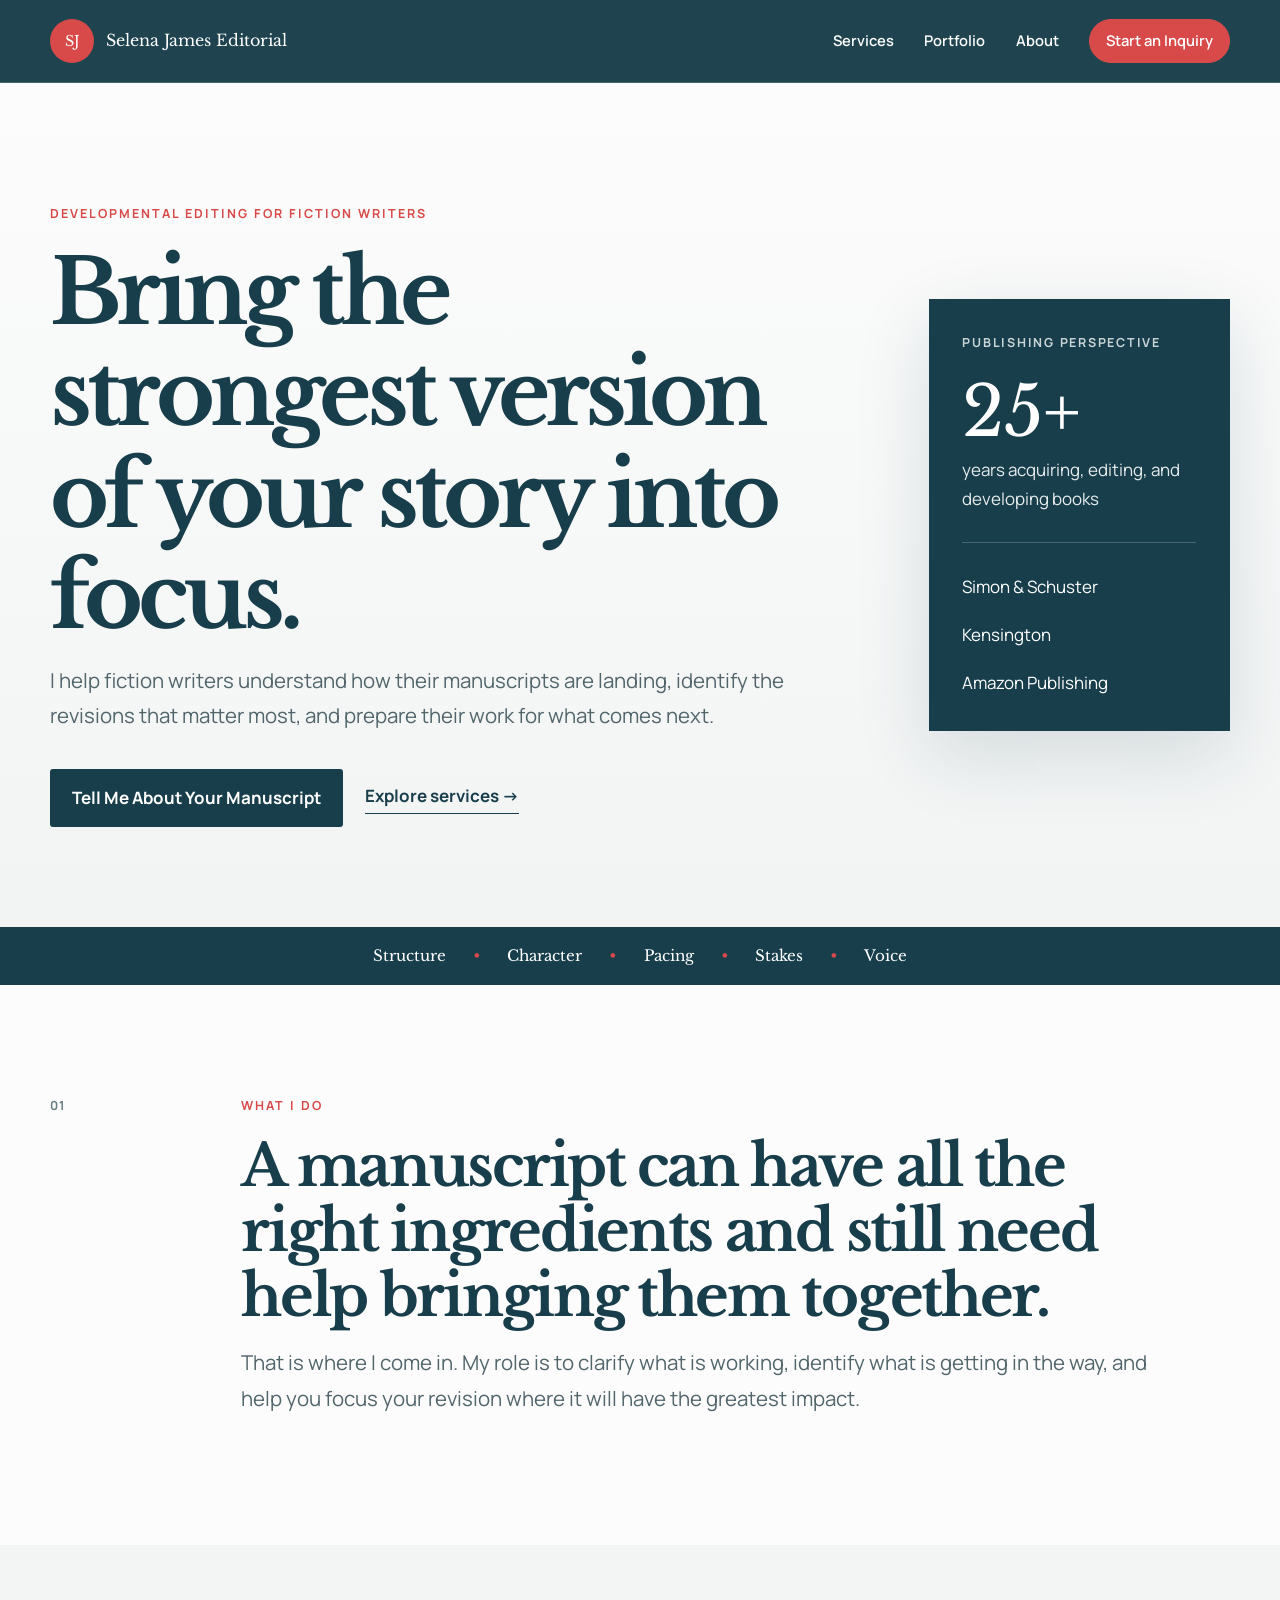
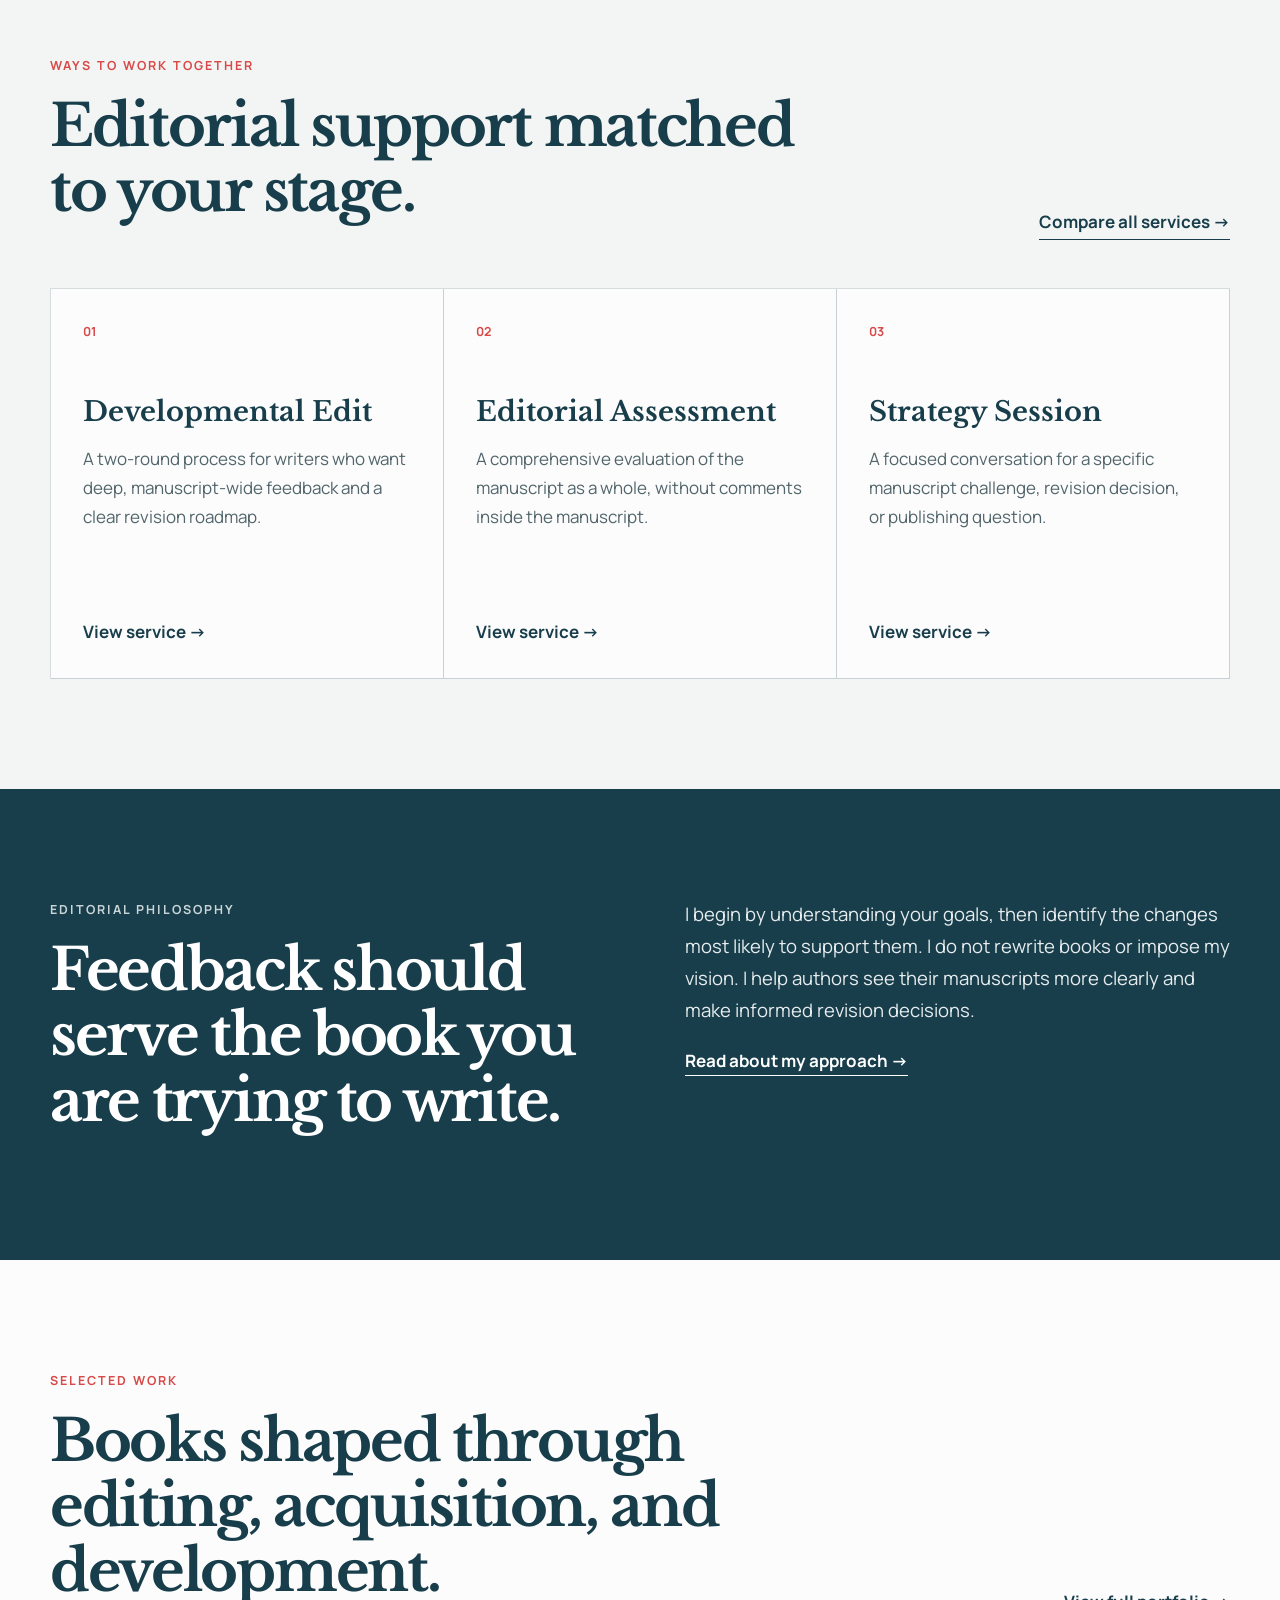
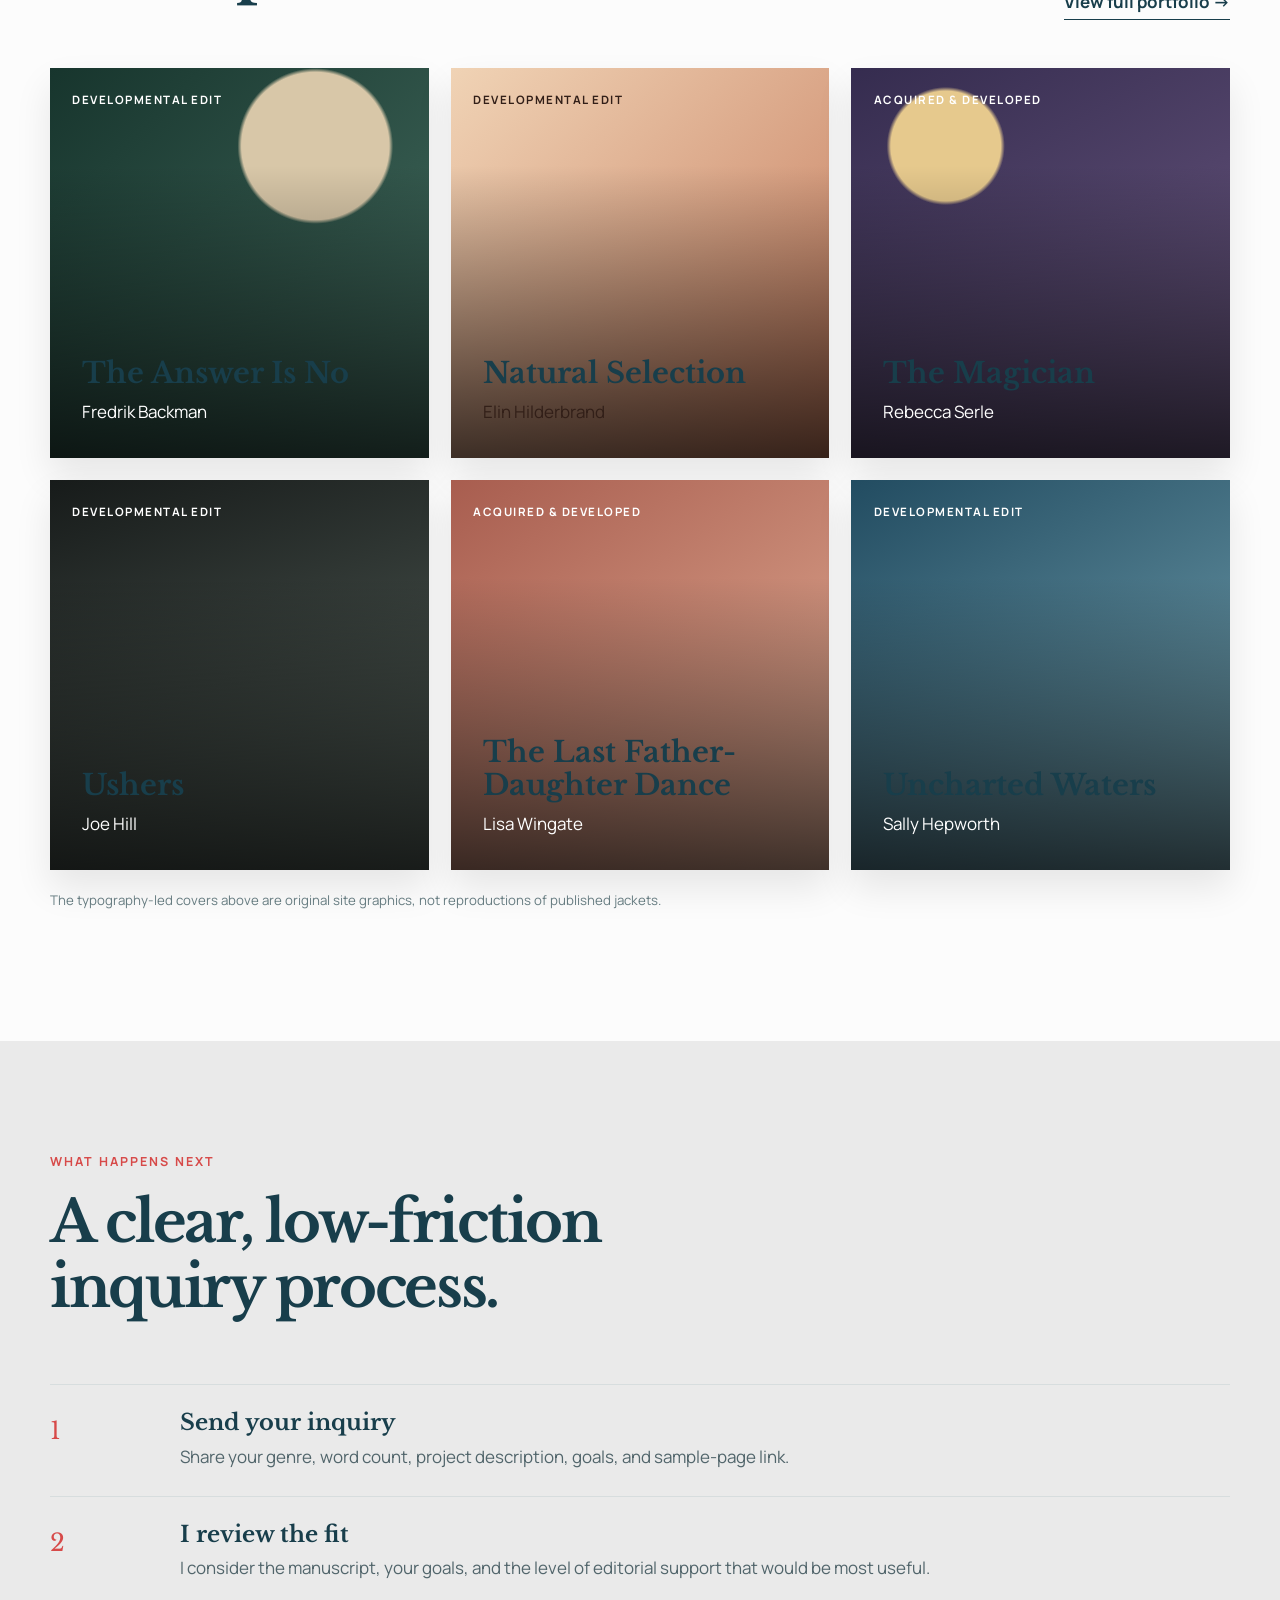
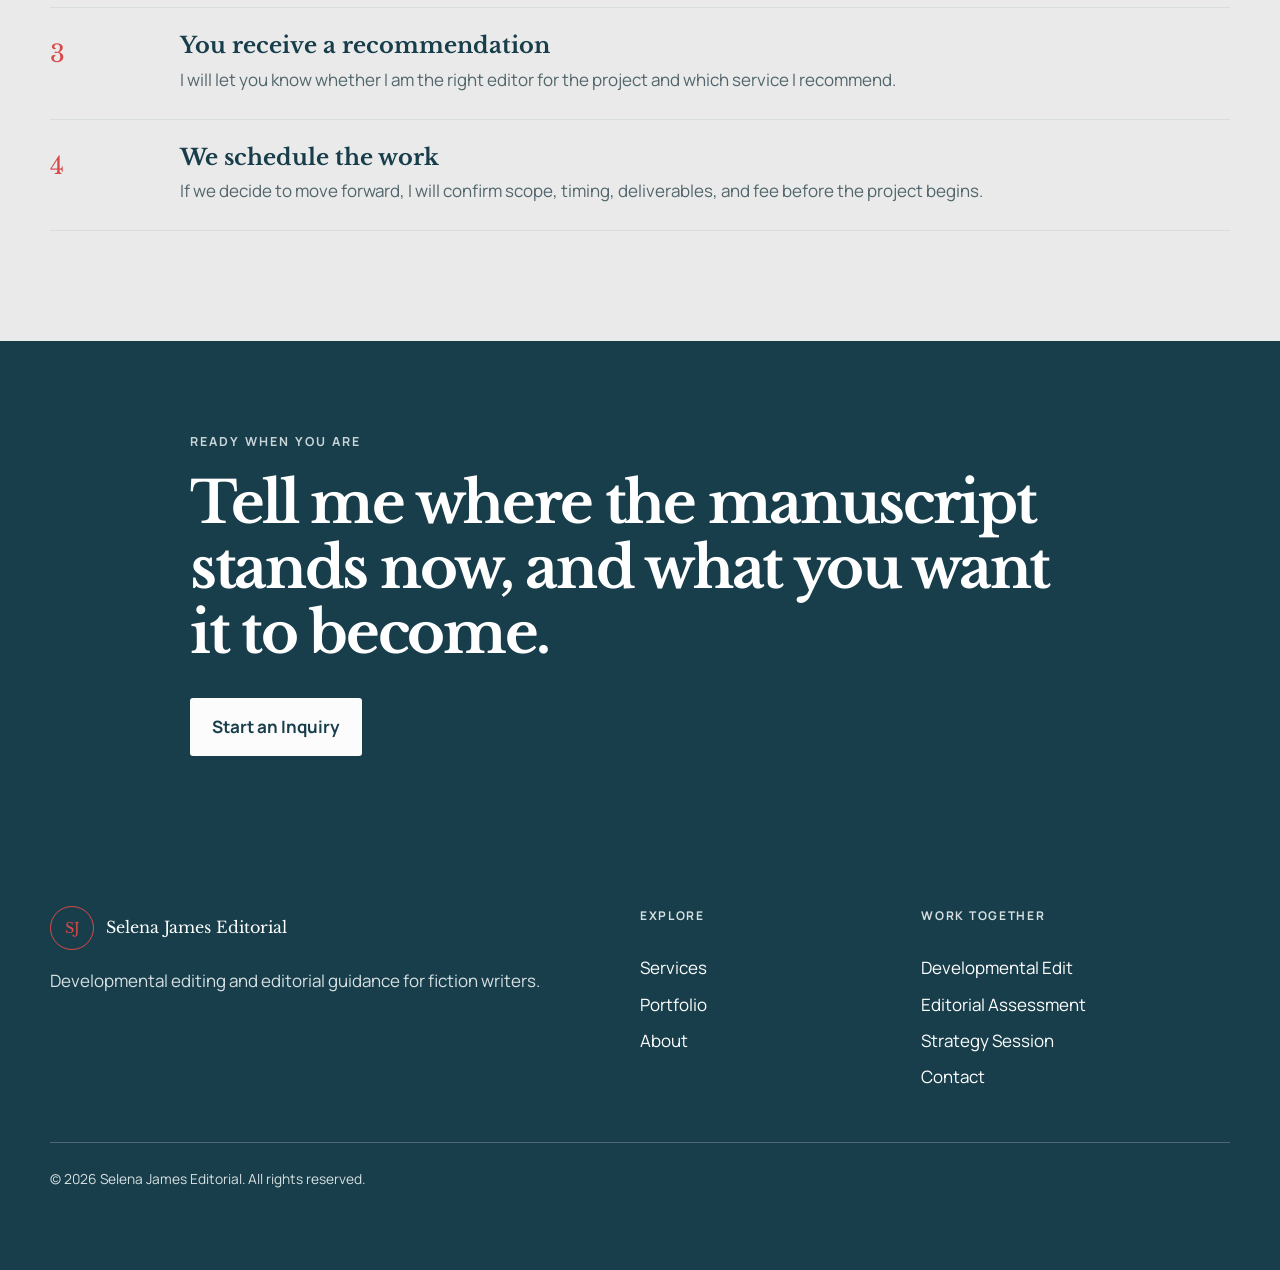
<file: index.html>
<!doctype html>
<html lang="en">
<head>
  <meta charset="utf-8">
  <meta name="viewport" content="width=device-width, initial-scale=1">
  <meta name="description" content="Developmental editing, manuscript assessments, and editorial guidance for fiction writers from a former Simon & Schuster, Kensington, and Amazon Publishing editor.">
  <meta name="theme-color" content="#183E4B">
  <title>Selena James Editorial | Developmental Editing for Fiction Writers</title>
  <link rel="icon" href="assets/favicon.svg" type="image/svg+xml">
  <link rel="preconnect" href="https://fonts.googleapis.com">
  <link rel="preconnect" href="https://fonts.gstatic.com" crossorigin>
  <link href="https://fonts.googleapis.com/css2?family=Libre+Baskerville:ital,wght@0,400;0,700;1,400&family=Manrope:wght@400;500;600;700&display=swap" rel="stylesheet">
  <link rel="stylesheet" href="assets/styles.css">
  
  <script defer src="assets/script.js"></script>
</head>
<body class="home-page">
  <a class="skip-link" href="#main">Skip to content</a>
  
<header class="site-header">
  <div class="shell header-inner">
    <a class="brand" href="index.html" aria-label="Selena James Editorial home">
      <span class="brand-monogram" aria-hidden="true">SJ</span>
      <span class="brand-name">Selena James Editorial</span>
    </a>
    <button class="menu-toggle" type="button" aria-expanded="false" aria-controls="primary-nav">
      <span class="sr-only">Open navigation</span>
      <span></span><span></span><span></span>
    </button>
    <nav id="primary-nav" class="primary-nav" aria-label="Primary navigation">
      <a href="services.html">Services</a>
      <a href="portfolio.html">Portfolio</a>
      <a href="about.html">About</a>
      <a class="nav-button" href="contact.html">Start an Inquiry</a>
    </nav>
  </div>
</header>

  <main id="main">
    
<section class="hero editorial-hero">
  <div class="shell hero-layout">
    <div class="hero-copy reveal">
      <p class="kicker">Developmental editing for fiction writers</p>
      <h1>Bring the strongest version of your story into focus.</h1>
      <p class="hero-deck">I help fiction writers understand how their manuscripts are landing, identify the revisions that matter most, and prepare their work for what comes next.</p>
      <div class="button-row">
        <a class="button button-primary" href="contact.html">Tell Me About Your Manuscript</a>
        <a class="text-link" href="services.html">Explore services <span aria-hidden="true">→</span></a>
      </div>
    </div>
    <aside class="credential-panel reveal" aria-label="Editorial credentials">
      <p class="panel-label">Publishing perspective</p>
      <p class="credential-number">25+</p>
      <p class="credential-copy">years acquiring, editing, and developing books</p>
      <div class="imprint-rule"></div>
      <p>Simon &amp; Schuster</p>
      <p>Kensington</p>
      <p>Amazon Publishing</p>
    </aside>
  </div>
  <div class="hero-marquee" aria-hidden="true">
    <span>Structure</span><i>•</i><span>Character</span><i>•</i><span>Pacing</span><i>•</i><span>Stakes</span><i>•</i><span>Voice</span>
  </div>
</section>

<section class="section statement-section">
  <div class="shell statement-grid">
    <p class="section-index">01</p>
    <div class="statement-copy reveal">
      <p class="kicker">What I do</p>
      <h2>A manuscript can have all the right ingredients and still need help bringing them together.</h2>
      <p class="large-copy">That is where I come in. My role is to clarify what is working, identify what is getting in the way, and help you focus your revision where it will have the greatest impact.</p>
    </div>
  </div>
</section>

<section class="section service-preview">
  <div class="shell">
    <div class="section-topline">
      <div>
        <p class="kicker">Ways to work together</p>
        <h2>Editorial support matched to your stage.</h2>
      </div>
      <a class="text-link" href="services.html">Compare all services <span aria-hidden="true">→</span></a>
    </div>
    <div class="editorial-cards">
      <article class="editorial-card reveal">
        <p class="card-number">01</p>
        <h3>Developmental Edit</h3>
        <p>A two-round process for writers who want deep, manuscript-wide feedback and a clear revision roadmap.</p>
        <a href="developmental-edit.html" aria-label="Learn about the Developmental Edit">View service <span aria-hidden="true">→</span></a>
      </article>
      <article class="editorial-card reveal">
        <p class="card-number">02</p>
        <h3>Editorial Assessment</h3>
        <p>A comprehensive evaluation of the manuscript as a whole, without comments inside the manuscript.</p>
        <a href="editorial-assessment.html" aria-label="Learn about the Editorial Assessment">View service <span aria-hidden="true">→</span></a>
      </article>
      <article class="editorial-card reveal">
        <p class="card-number">03</p>
        <h3>Strategy Session</h3>
        <p>A focused conversation for a specific manuscript challenge, revision decision, or publishing question.</p>
        <a href="strategy-session.html" aria-label="Learn about the Strategy Session">View service <span aria-hidden="true">→</span></a>
      </article>
    </div>
  </div>
</section>

<section class="section philosophy-band">
  <div class="shell philosophy-home-grid">
    <div class="reveal">
      <p class="kicker kicker-light">Editorial philosophy</p>
      <h2>Feedback should serve the book you are trying to write.</h2>
    </div>
    <div class="reveal">
      <p>I begin by understanding your goals, then identify the changes most likely to support them. I do not rewrite books or impose my vision. I help authors see their manuscripts more clearly and make informed revision decisions.</p>
      <a class="text-link text-link-light" href="about.html">Read about my approach <span aria-hidden="true">→</span></a>
    </div>
  </div>
</section>

<section class="section selected-work">
  <div class="shell">
    <div class="section-topline">
      <div>
        <p class="kicker">Selected work</p>
        <h2>Books shaped through editing, acquisition, and development.</h2>
      </div>
      <a class="text-link" href="portfolio.html">View full portfolio <span aria-hidden="true">→</span></a>
    </div>
    <div class="book-grid">
      <article class="book-tile book-a reveal"><span class="book-role">Developmental edit</span><h3>The Answer Is No</h3><p>Fredrik Backman</p></article>
      <article class="book-tile book-b reveal"><span class="book-role">Developmental edit</span><h3>Natural Selection</h3><p>Elin Hilderbrand</p></article>
      <article class="book-tile book-c reveal"><span class="book-role">Acquired &amp; developed</span><h3>The Magician</h3><p>Rebecca Serle</p></article>
      <article class="book-tile book-d reveal"><span class="book-role">Developmental edit</span><h3>Ushers</h3><p>Joe Hill</p></article>
      <article class="book-tile book-e reveal"><span class="book-role">Acquired &amp; developed</span><h3>The Last Father-Daughter Dance</h3><p>Lisa Wingate</p></article>
      <article class="book-tile book-f reveal"><span class="book-role">Developmental edit</span><h3>Uncharted Waters</h3><p>Sally Hepworth</p></article>
    </div>
    <p class="portfolio-note">The typography-led covers above are original site graphics, not reproductions of published jackets.</p>
  </div>
</section>

<section class="section process-section">
  <div class="shell">
    <div class="section-topline">
      <div>
        <p class="kicker">What happens next</p>
        <h2>A clear, low-friction inquiry process.</h2>
      </div>
    </div>
    <ol class="process-list">
      <li class="reveal"><span>1</span><div><h3>Send your inquiry</h3><p>Share your genre, word count, project description, goals, and sample-page link.</p></div></li>
      <li class="reveal"><span>2</span><div><h3>I review the fit</h3><p>I consider the manuscript, your goals, and the level of editorial support that would be most useful.</p></div></li>
      <li class="reveal"><span>3</span><div><h3>You receive a recommendation</h3><p>I will let you know whether I am the right editor for the project and which service I recommend.</p></div></li>
      <li class="reveal"><span>4</span><div><h3>We schedule the work</h3><p>If we decide to move forward, I will confirm scope, timing, deliverables, and fee before the project begins.</p></div></li>
    </ol>
  </div>
</section>

<section class="cta-section">
  <div class="shell cta-inner reveal">
    <p class="kicker kicker-light">Ready when you are</p>
    <h2>Tell me where the manuscript stands now, and what you want it to become.</h2>
    <a class="button button-cream" href="contact.html">Start an Inquiry</a>
  </div>
</section>

  </main>
  
<footer class="site-footer">
  <div class="shell footer-grid">
    <div class="footer-brand-block">
      <a class="brand brand-footer" href="index.html">
        <span class="brand-monogram" aria-hidden="true">SJ</span>
        <span class="brand-name">Selena James Editorial</span>
      </a>
      <p>Developmental editing and editorial guidance for fiction writers.</p>
    </div>
    <div>
      <p class="footer-heading">Explore</p>
      <a href="services.html">Services</a>
      <a href="portfolio.html">Portfolio</a>
      <a href="about.html">About</a>
    </div>
    <div>
      <p class="footer-heading">Work together</p>
      <a href="developmental-edit.html">Developmental Edit</a>
      <a href="editorial-assessment.html">Editorial Assessment</a>
      <a href="strategy-session.html">Strategy Session</a>
      <a href="contact.html">Contact</a>
    </div>
    <p class="copyright">© <span data-year></span> Selena James Editorial. All rights reserved.</p>
  </div>
</footer>

</body>
</html>
</file>
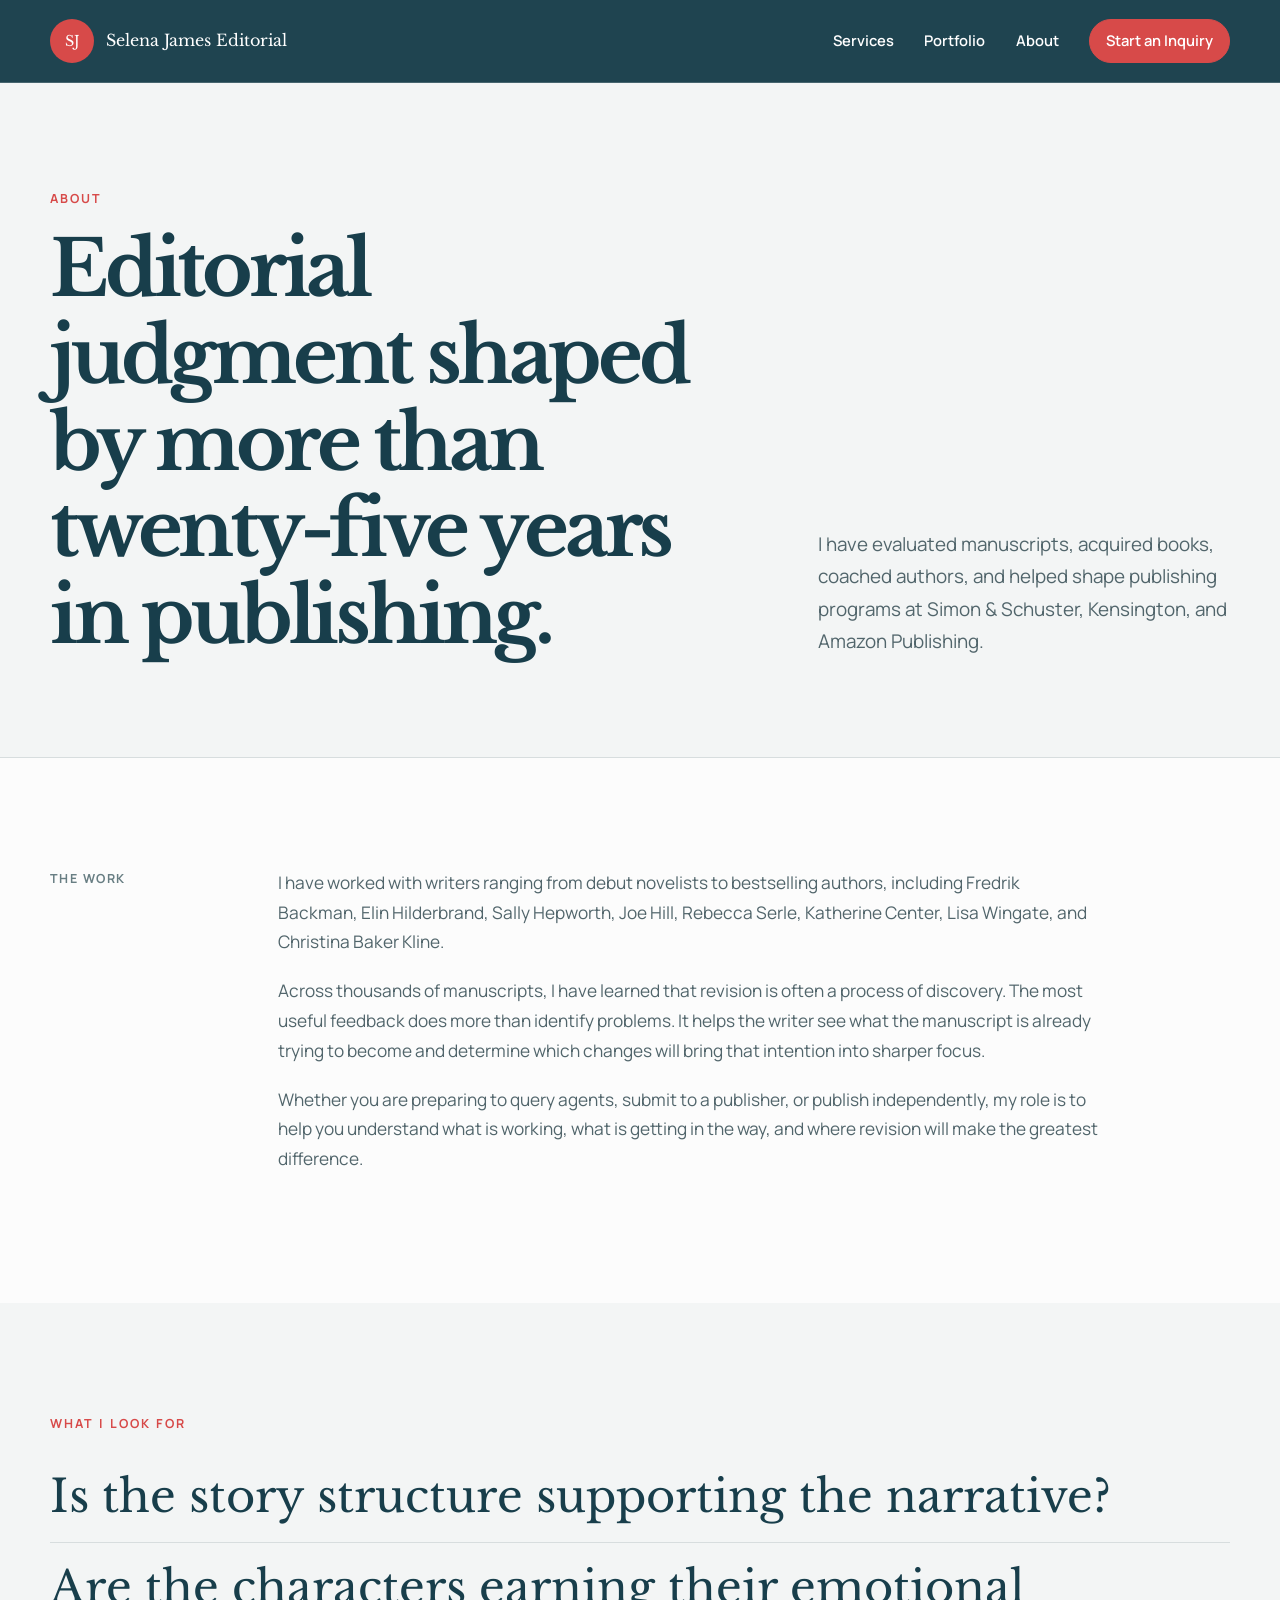
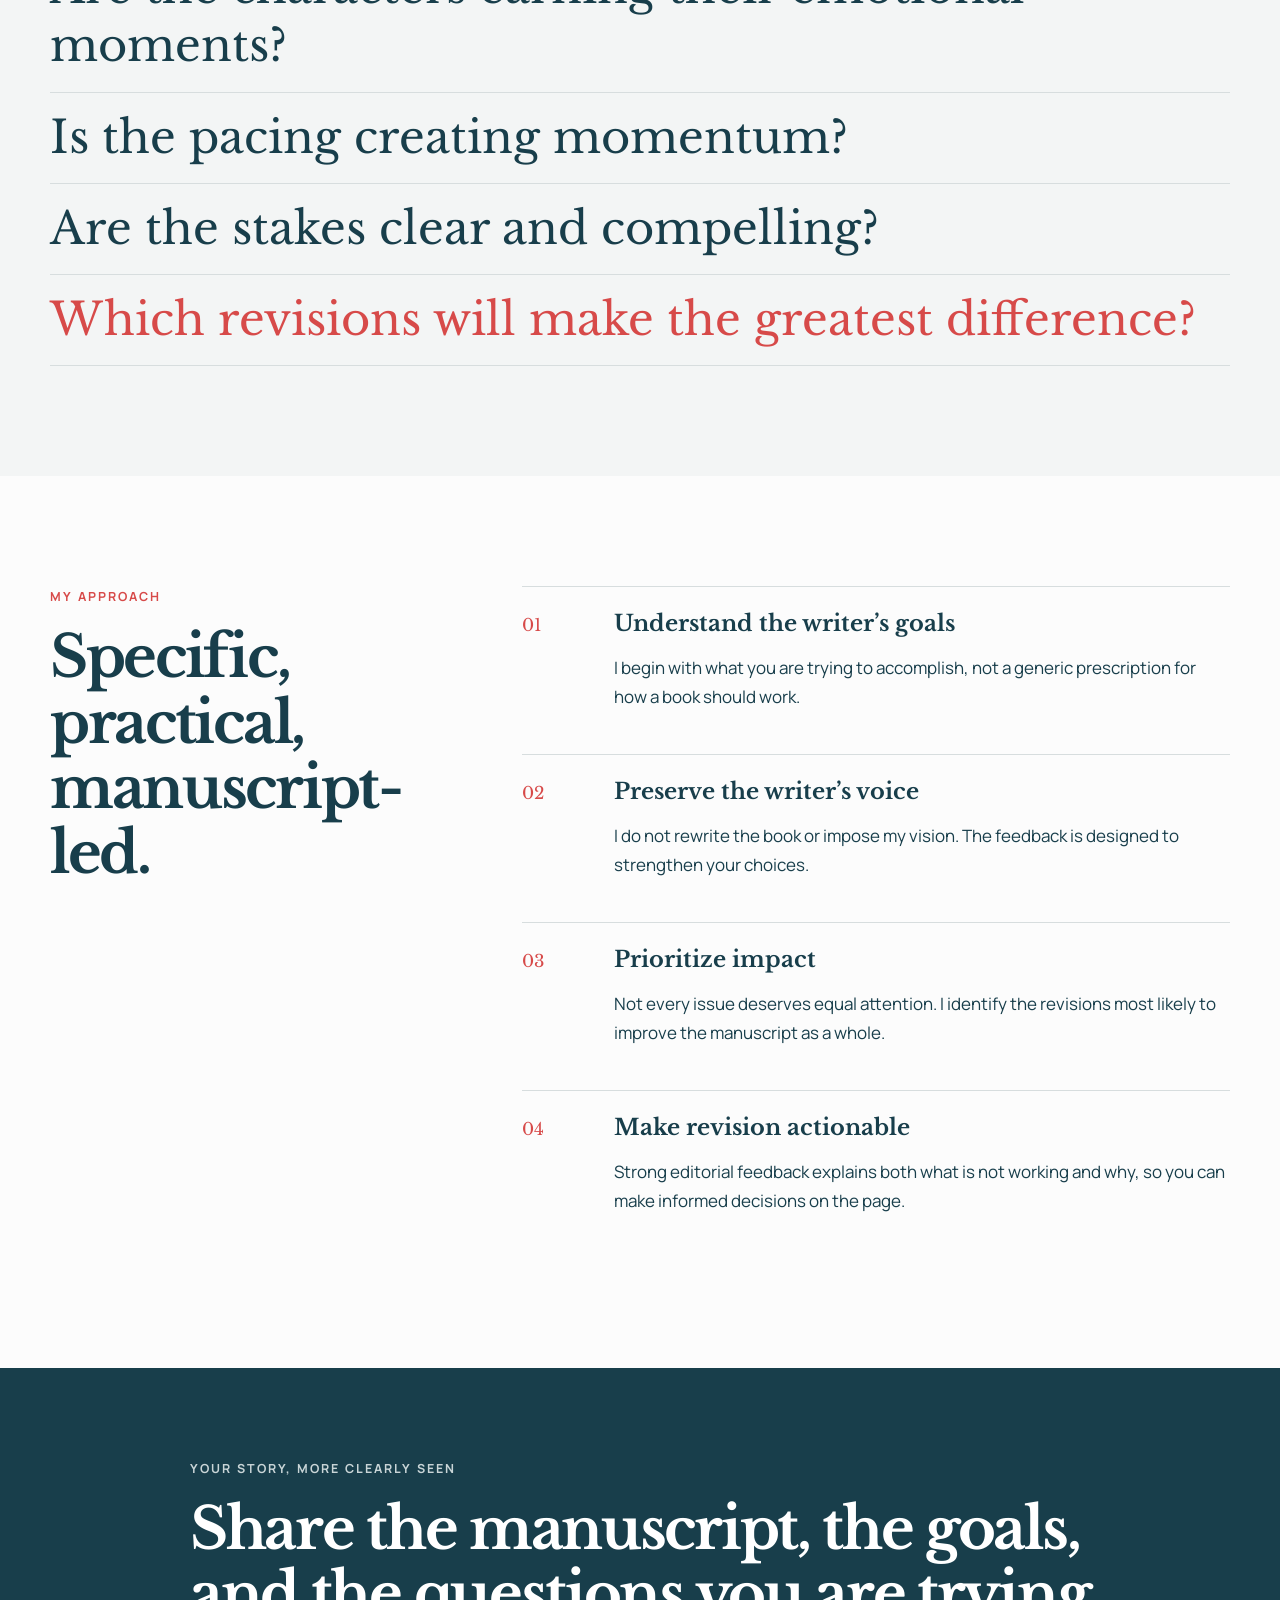
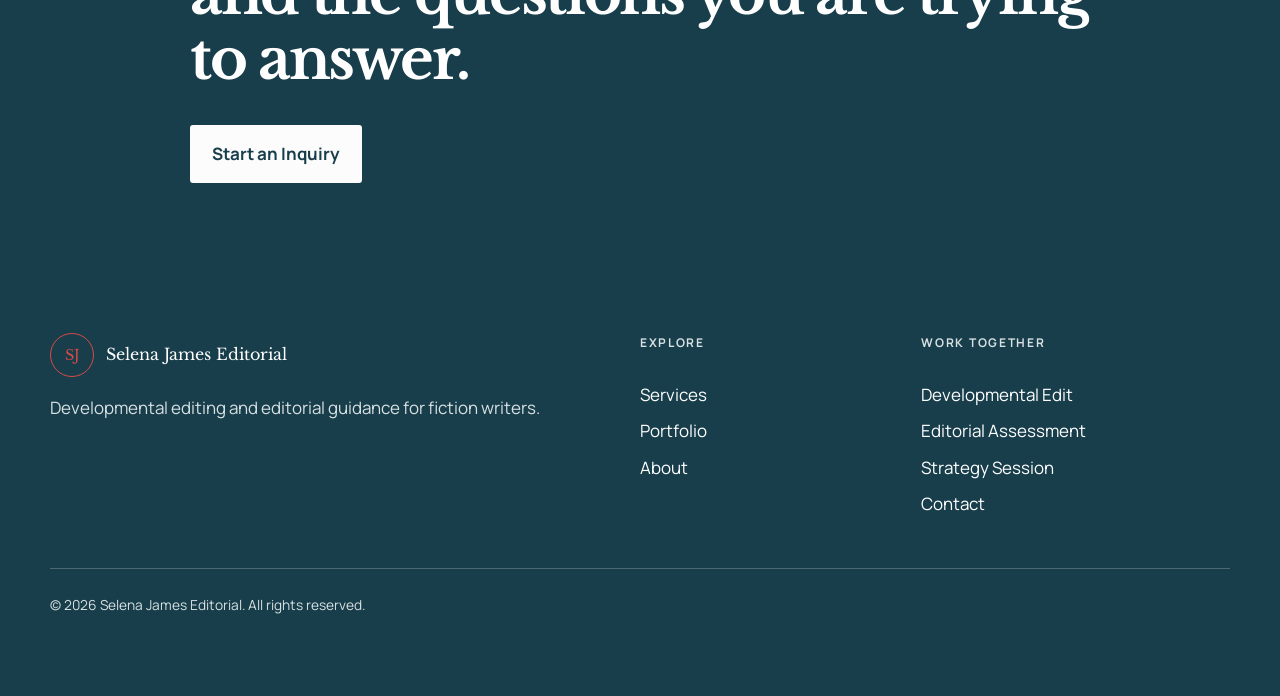
<file: about.html>
<!doctype html>
<html lang="en">
<head>
  <meta charset="utf-8">
  <meta name="viewport" content="width=device-width, initial-scale=1">
  <meta name="description" content="Learn about Selena James's editorial background, philosophy, and approach to manuscript development.">
  <meta name="theme-color" content="#183E4B">
  <title>About Selena James | Selena James Editorial</title>
  <link rel="icon" href="assets/favicon.svg" type="image/svg+xml">
  <link rel="preconnect" href="https://fonts.googleapis.com">
  <link rel="preconnect" href="https://fonts.gstatic.com" crossorigin>
  <link href="https://fonts.googleapis.com/css2?family=Libre+Baskerville:ital,wght@0,400;0,700;1,400&family=Manrope:wght@400;500;600;700&display=swap" rel="stylesheet">
  <link rel="stylesheet" href="assets/styles.css">
  
  <script defer src="assets/script.js"></script>
</head>
<body class="about-page">
  <a class="skip-link" href="#main">Skip to content</a>
  
<header class="site-header">
  <div class="shell header-inner">
    <a class="brand" href="index.html" aria-label="Selena James Editorial home">
      <span class="brand-monogram" aria-hidden="true">SJ</span>
      <span class="brand-name">Selena James Editorial</span>
    </a>
    <button class="menu-toggle" type="button" aria-expanded="false" aria-controls="primary-nav">
      <span class="sr-only">Open navigation</span>
      <span></span><span></span><span></span>
    </button>
    <nav id="primary-nav" class="primary-nav" aria-label="Primary navigation">
      <a href="services.html">Services</a>
      <a href="portfolio.html">Portfolio</a>
      <a href="about.html">About</a>
      <a class="nav-button" href="contact.html">Start an Inquiry</a>
    </nav>
  </div>
</header>

  <main id="main">
    
<section class="page-hero about-hero">
  <div class="shell page-hero-grid">
    <div><p class="kicker">About</p><h1>Editorial judgment shaped by more than twenty-five years in publishing.</h1></div>
    <p class="page-hero-deck">I have evaluated manuscripts, acquired books, coached authors, and helped shape publishing programs at Simon &amp; Schuster, Kensington, and Amazon Publishing.</p>
  </div>
</section>
<section class="section">
  <div class="shell narrative-grid">
    <p class="section-index">The work</p>
    <div class="prose-column reveal">
      <p class="large-copy">I have worked with writers ranging from debut novelists to bestselling authors, including Fredrik Backman, Elin Hilderbrand, Sally Hepworth, Joe Hill, Rebecca Serle, Katherine Center, Lisa Wingate, and Christina Baker Kline.</p>
      <p>Across thousands of manuscripts, I have learned that revision is often a process of discovery. The most useful feedback does more than identify problems. It helps the writer see what the manuscript is already trying to become and determine which changes will bring that intention into sharper focus.</p>
      <p>Whether you are preparing to query agents, submit to a publisher, or publish independently, my role is to help you understand what is working, what is getting in the way, and where revision will make the greatest difference.</p>
    </div>
  </div>
</section>
<section class="section philosophy-questions">
  <div class="shell">
    <p class="kicker">What I look for</p>
    <div class="question-stack">
      <p class="reveal">Is the story structure supporting the narrative?</p>
      <p class="reveal">Are the characters earning their emotional moments?</p>
      <p class="reveal">Is the pacing creating momentum?</p>
      <p class="reveal">Are the stakes clear and compelling?</p>
      <p class="reveal accent-question">Which revisions will make the greatest difference?</p>
    </div>
  </div>
</section>
<section class="section about-principles">
  <div class="shell principles-grid">
    <div><p class="kicker">My approach</p><h2>Specific, practical, manuscript-led.</h2></div>
    <div class="principle-list">
      <article><span>01</span><div><h3>Understand the writer’s goals</h3><p>I begin with what you are trying to accomplish, not a generic prescription for how a book should work.</p></div></article>
      <article><span>02</span><div><h3>Preserve the writer’s voice</h3><p>I do not rewrite the book or impose my vision. The feedback is designed to strengthen your choices.</p></div></article>
      <article><span>03</span><div><h3>Prioritize impact</h3><p>Not every issue deserves equal attention. I identify the revisions most likely to improve the manuscript as a whole.</p></div></article>
      <article><span>04</span><div><h3>Make revision actionable</h3><p>Strong editorial feedback explains both what is not working and why, so you can make informed decisions on the page.</p></div></article>
    </div>
  </div>
</section>
<section class="cta-section">
  <div class="shell cta-inner reveal"><p class="kicker kicker-light">Your story, more clearly seen</p><h2>Share the manuscript, the goals, and the questions you are trying to answer.</h2><a class="button button-cream" href="contact.html">Start an Inquiry</a></div>
</section>

  </main>
  
<footer class="site-footer">
  <div class="shell footer-grid">
    <div class="footer-brand-block">
      <a class="brand brand-footer" href="index.html">
        <span class="brand-monogram" aria-hidden="true">SJ</span>
        <span class="brand-name">Selena James Editorial</span>
      </a>
      <p>Developmental editing and editorial guidance for fiction writers.</p>
    </div>
    <div>
      <p class="footer-heading">Explore</p>
      <a href="services.html">Services</a>
      <a href="portfolio.html">Portfolio</a>
      <a href="about.html">About</a>
    </div>
    <div>
      <p class="footer-heading">Work together</p>
      <a href="developmental-edit.html">Developmental Edit</a>
      <a href="editorial-assessment.html">Editorial Assessment</a>
      <a href="strategy-session.html">Strategy Session</a>
      <a href="contact.html">Contact</a>
    </div>
    <p class="copyright">© <span data-year></span> Selena James Editorial. All rights reserved.</p>
  </div>
</footer>

</body>
</html>
</file>
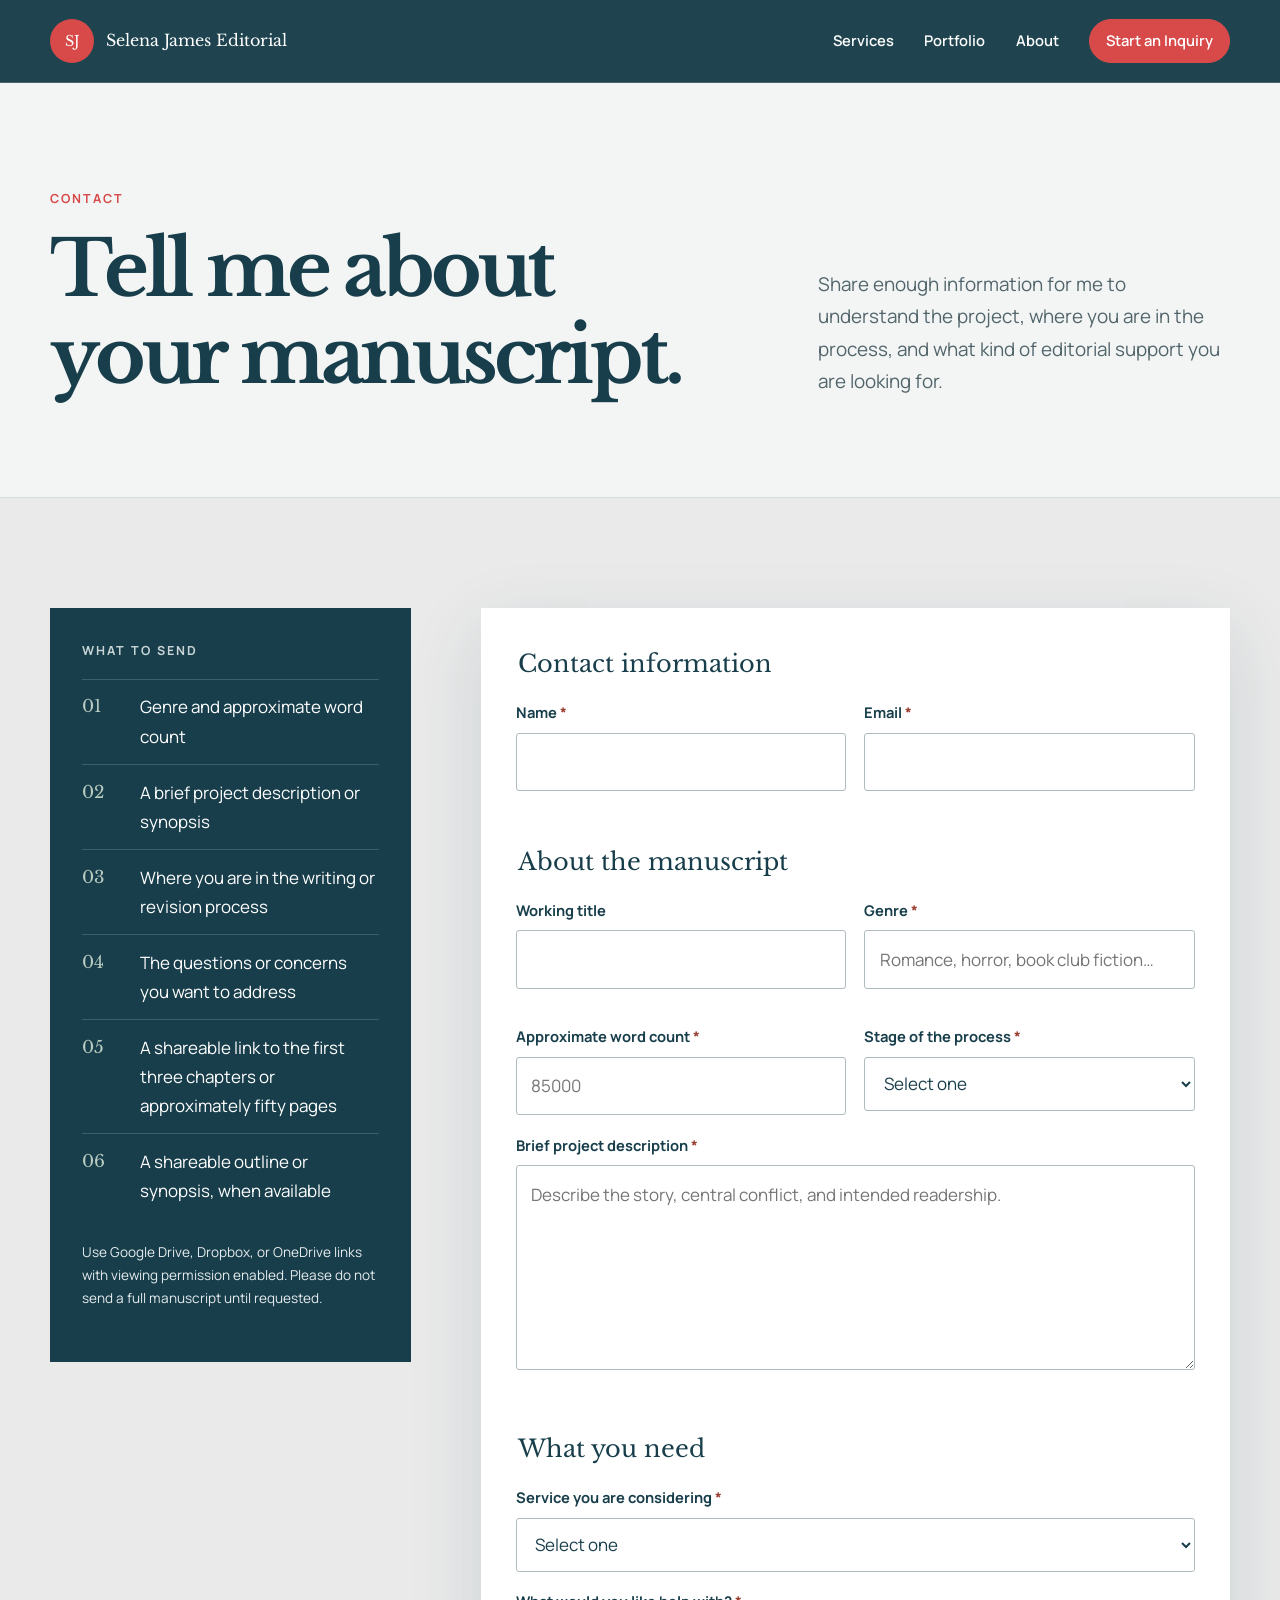
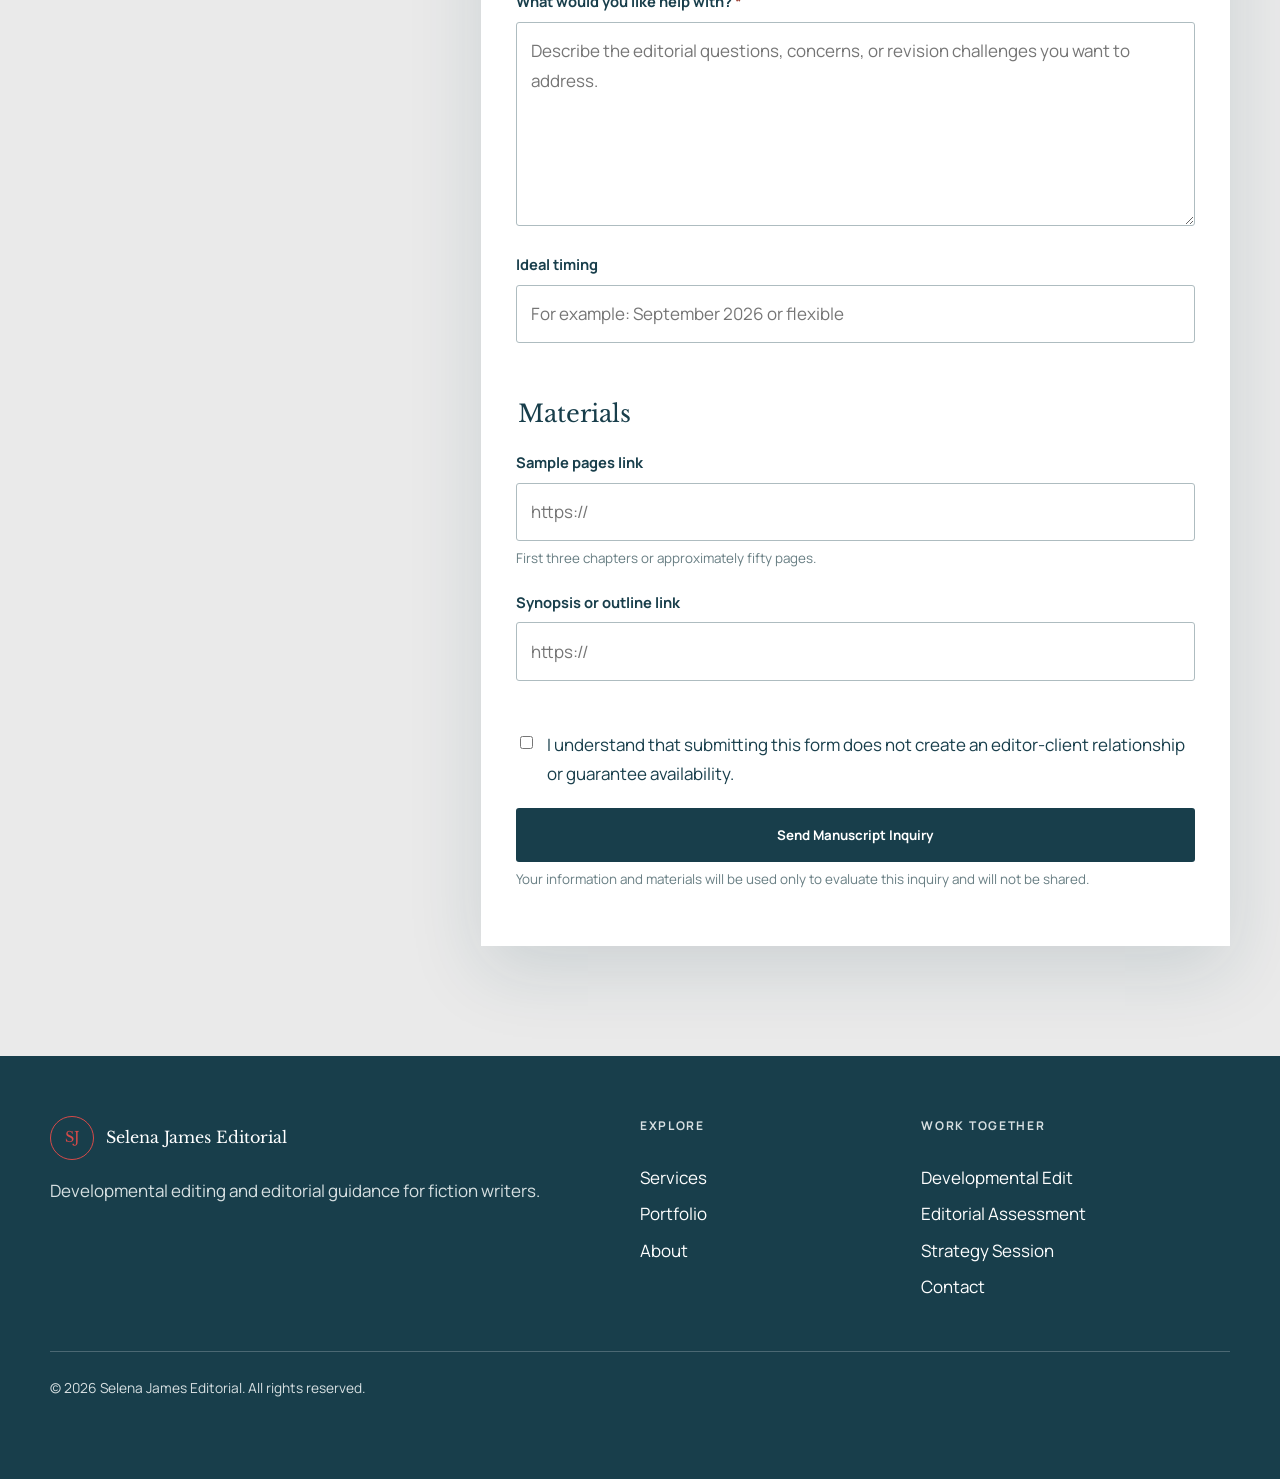
<file: contact.html>
<!doctype html>
<html lang="en">
<head>
  <meta charset="utf-8">
  <meta name="viewport" content="width=device-width, initial-scale=1">
  <meta name="description" content="Submit a manuscript inquiry for developmental editing, an editorial assessment, or a strategy session.">
  <meta name="theme-color" content="#183E4B">
  <title>Contact | Selena James Editorial</title>
  <link rel="icon" href="assets/favicon.svg" type="image/svg+xml">
  <link rel="preconnect" href="https://fonts.googleapis.com">
  <link rel="preconnect" href="https://fonts.gstatic.com" crossorigin>
  <link href="https://fonts.googleapis.com/css2?family=Libre+Baskerville:ital,wght@0,400;0,700;1,400&family=Manrope:wght@400;500;600;700&display=swap" rel="stylesheet">
  <link rel="stylesheet" href="assets/styles.css">
  
  <script defer src="assets/script.js"></script>
</head>
<body class="contact-page">
  <a class="skip-link" href="#main">Skip to content</a>
  
<header class="site-header">
  <div class="shell header-inner">
    <a class="brand" href="index.html" aria-label="Selena James Editorial home">
      <span class="brand-monogram" aria-hidden="true">SJ</span>
      <span class="brand-name">Selena James Editorial</span>
    </a>
    <button class="menu-toggle" type="button" aria-expanded="false" aria-controls="primary-nav">
      <span class="sr-only">Open navigation</span>
      <span></span><span></span><span></span>
    </button>
    <nav id="primary-nav" class="primary-nav" aria-label="Primary navigation">
      <a href="services.html">Services</a>
      <a href="portfolio.html">Portfolio</a>
      <a href="about.html">About</a>
      <a class="nav-button" href="contact.html">Start an Inquiry</a>
    </nav>
  </div>
</header>

  <main id="main">
    
<section class="page-hero contact-hero">
  <div class="shell page-hero-grid">
    <div><p class="kicker">Contact</p><h1>Tell me about your manuscript.</h1></div>
    <p class="page-hero-deck">Share enough information for me to understand the project, where you are in the process, and what kind of editorial support you are looking for.</p>
  </div>
</section>
<section class="section contact-main">
  <div class="shell contact-layout">
    <aside class="contact-guidance">
      <div class="sticky-card">
        <p class="kicker">What to send</p>
        <ol>
          <li><span>01</span><p>Genre and approximate word count</p></li>
          <li><span>02</span><p>A brief project description or synopsis</p></li>
          <li><span>03</span><p>Where you are in the writing or revision process</p></li>
          <li><span>04</span><p>The questions or concerns you want to address</p></li>
          <li><span>05</span><p>A shareable link to the first three chapters or approximately fifty pages</p></li>
          <li><span>06</span><p>A shareable outline or synopsis, when available</p></li>
        </ol>
        <p class="small-note">Use Google Drive, Dropbox, or OneDrive links with viewing permission enabled. Please do not send a full manuscript until requested.</p>
      </div>
    </aside>

    <form class="premium-form reveal" action="https://formspree.io/f/REPLACE_WITH_FORM_ID" method="POST">
      <input type="hidden" name="_subject" value="New Selena James Editorial manuscript inquiry">
      <input class="honeypot" type="text" name="_gotcha" tabindex="-1" autocomplete="off">

      <fieldset>
        <legend>Contact information</legend>
        <div class="form-grid two-col">
          <div class="field"><label for="name">Name <span>*</span></label><input id="name" name="name" autocomplete="name" required></div>
          <div class="field"><label for="email">Email <span>*</span></label><input id="email" name="email" type="email" autocomplete="email" required></div>
        </div>
      </fieldset>

      <fieldset>
        <legend>About the manuscript</legend>
        <div class="form-grid two-col">
          <div class="field"><label for="title">Working title</label><input id="title" name="working_title"></div>
          <div class="field"><label for="genre">Genre <span>*</span></label><input id="genre" name="genre" placeholder="Romance, horror, book club fiction…" required></div>
          <div class="field"><label for="word-count">Approximate word count <span>*</span></label><input id="word-count" name="word_count" type="number" min="1" step="1000" placeholder="85000" required></div>
          <div class="field"><label for="stage">Stage of the process <span>*</span></label>
            <select id="stage" name="stage" required>
              <option value="">Select one</option><option>First draft complete</option><option>Revising independently</option><option>Preparing to query agents</option><option>Preparing to submit to publishers</option><option>Preparing to self-publish</option><option>Other</option>
            </select>
          </div>
        </div>
        <div class="field"><label for="description">Brief project description <span>*</span></label><textarea id="description" name="project_description" rows="6" placeholder="Describe the story, central conflict, and intended readership." required></textarea></div>
      </fieldset>

      <fieldset>
        <legend>What you need</legend>
        <div class="field"><label for="service">Service you are considering <span>*</span></label>
          <select id="service" name="service" required>
            <option value="">Select one</option><option>Developmental Edit</option><option>Editorial Assessment</option><option>Manuscript Strategy Session</option><option>Not sure yet</option>
          </select>
        </div>
        <div class="field"><label for="feedback">What would you like help with? <span>*</span></label><textarea id="feedback" name="feedback_requested" rows="6" placeholder="Describe the editorial questions, concerns, or revision challenges you want to address." required></textarea></div>
        <div class="field"><label for="timing">Ideal timing</label><input id="timing" name="ideal_timing" placeholder="For example: September 2026 or flexible"></div>
      </fieldset>

      <fieldset>
        <legend>Materials</legend>
        <div class="field"><label for="sample-link">Sample pages link</label><input id="sample-link" name="sample_pages_link" type="url" placeholder="https://"><p class="field-note">First three chapters or approximately fifty pages.</p></div>
        <div class="field"><label for="outline-link">Synopsis or outline link</label><input id="outline-link" name="synopsis_outline_link" type="url" placeholder="https://"></div>
      </fieldset>

      <div class="consent-row"><input id="consent" name="consent" type="checkbox" required><label for="consent">I understand that submitting this form does not create an editor-client relationship or guarantee availability.</label></div>
      <button class="button button-primary button-block" type="submit">Send Manuscript Inquiry</button>
      <p class="privacy-note">Your information and materials will be used only to evaluate this inquiry and will not be shared.</p>
      <div class="form-status" role="status" aria-live="polite"></div>
    </form>
  </div>
</section>

  </main>
  
<footer class="site-footer">
  <div class="shell footer-grid">
    <div class="footer-brand-block">
      <a class="brand brand-footer" href="index.html">
        <span class="brand-monogram" aria-hidden="true">SJ</span>
        <span class="brand-name">Selena James Editorial</span>
      </a>
      <p>Developmental editing and editorial guidance for fiction writers.</p>
    </div>
    <div>
      <p class="footer-heading">Explore</p>
      <a href="services.html">Services</a>
      <a href="portfolio.html">Portfolio</a>
      <a href="about.html">About</a>
    </div>
    <div>
      <p class="footer-heading">Work together</p>
      <a href="developmental-edit.html">Developmental Edit</a>
      <a href="editorial-assessment.html">Editorial Assessment</a>
      <a href="strategy-session.html">Strategy Session</a>
      <a href="contact.html">Contact</a>
    </div>
    <p class="copyright">© <span data-year></span> Selena James Editorial. All rights reserved.</p>
  </div>
</footer>

</body>
</html>
</file>
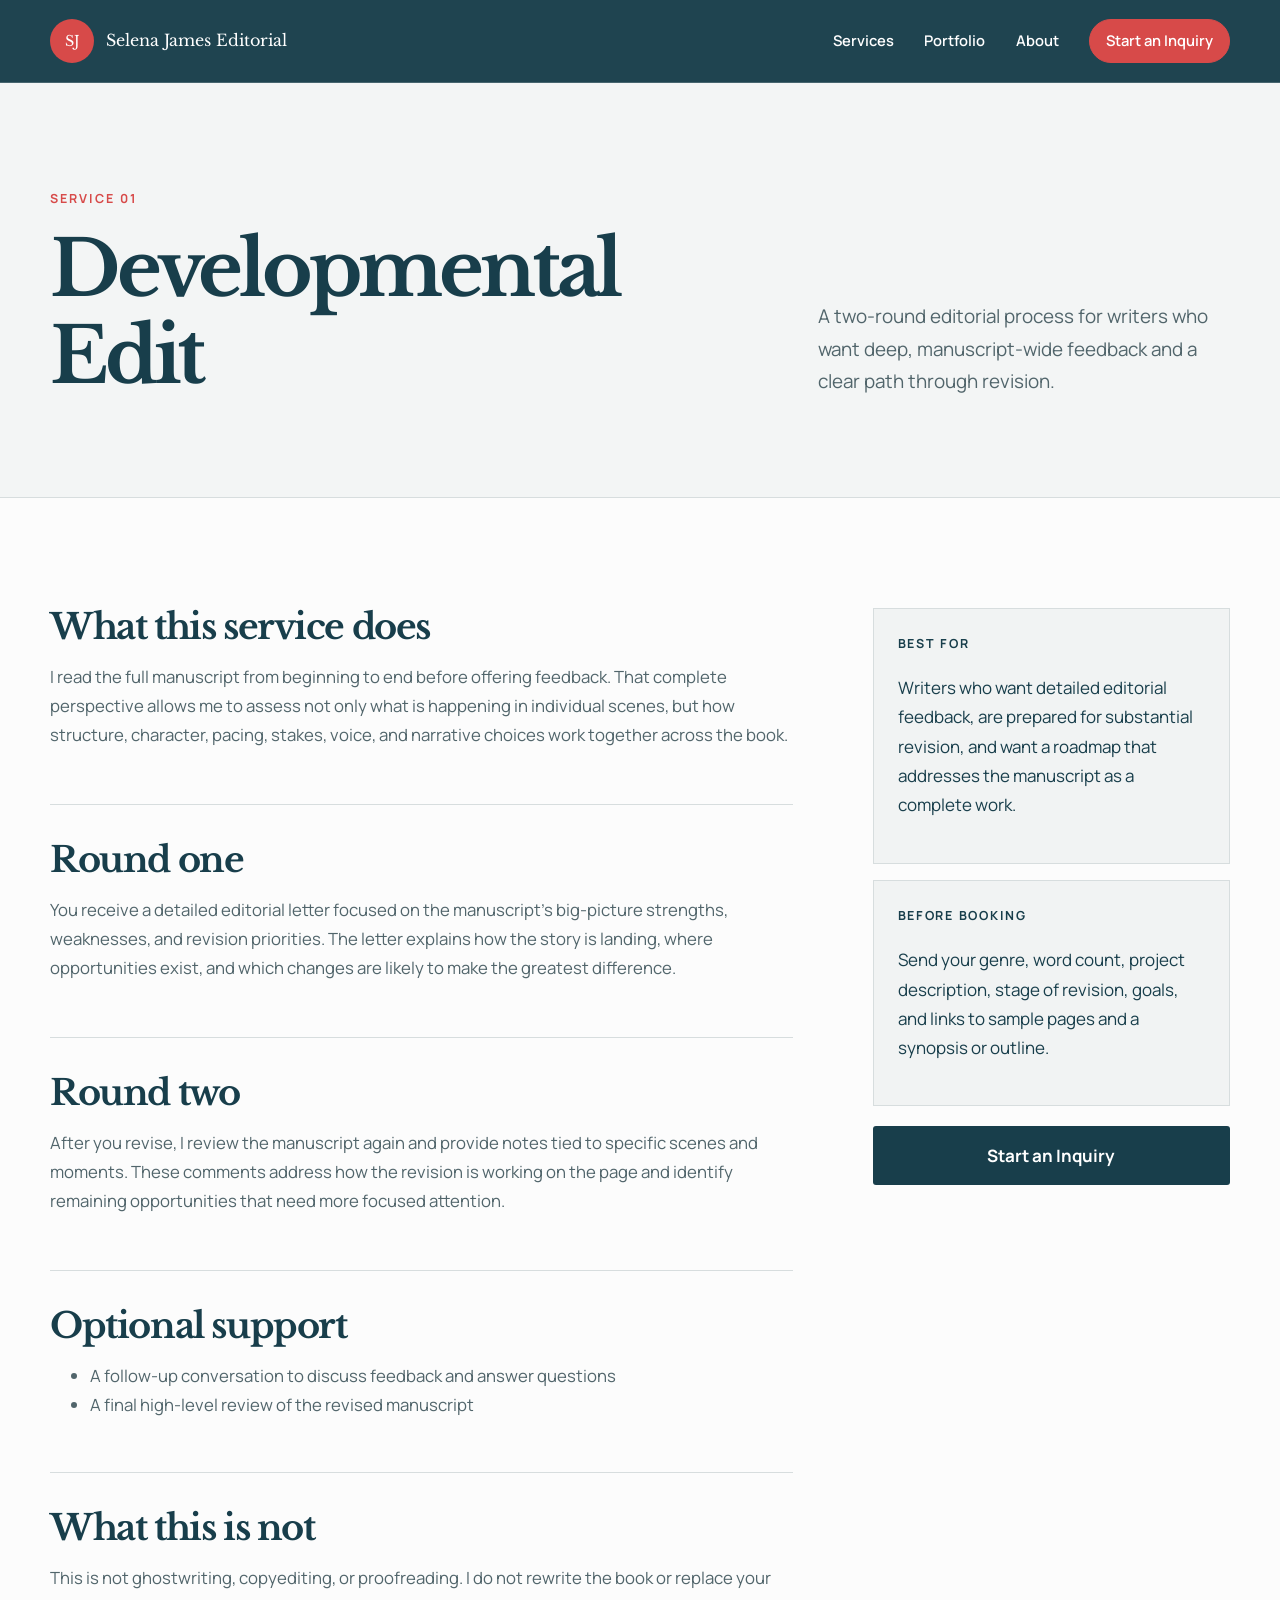
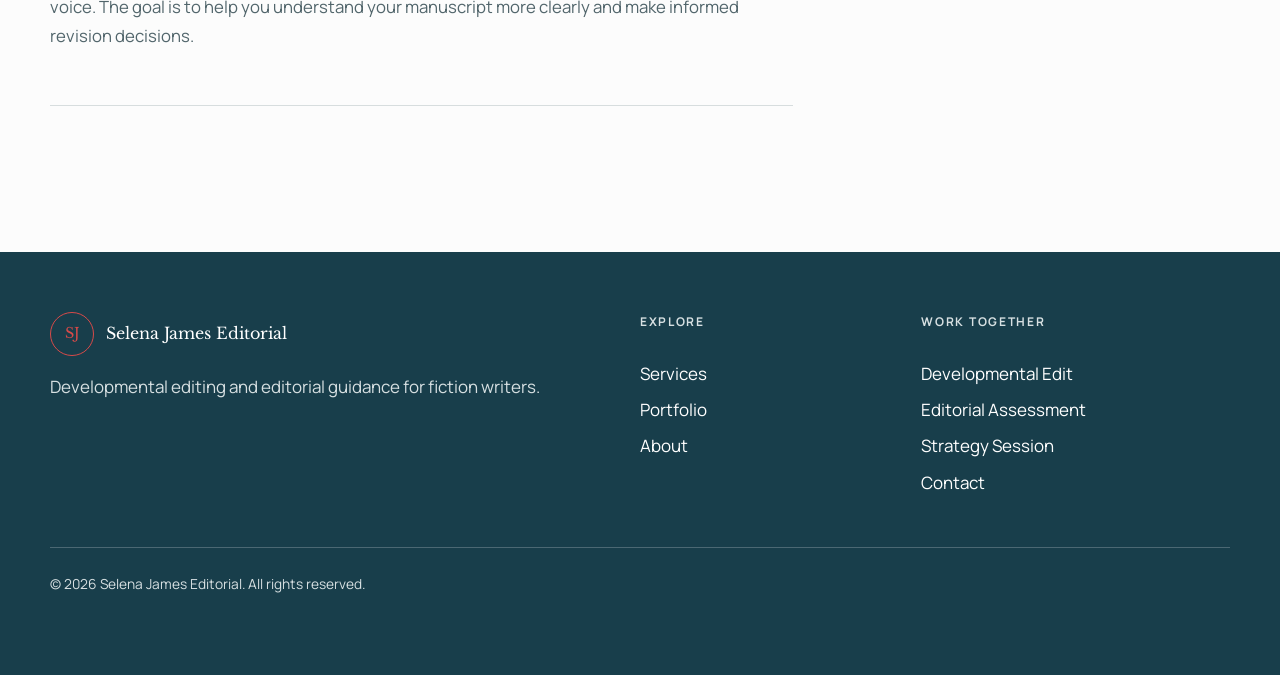
<file: developmental-edit.html>
<!doctype html>
<html lang="en">
<head>
  <meta charset="utf-8">
  <meta name="viewport" content="width=device-width, initial-scale=1">
  <meta name="description" content="A two-round developmental editing process for fiction manuscripts.">
  <meta name="theme-color" content="#183E4B">
  <title>Developmental Edit | Selena James Editorial</title>
  <link rel="icon" href="assets/favicon.svg" type="image/svg+xml">
  <link rel="preconnect" href="https://fonts.googleapis.com">
  <link rel="preconnect" href="https://fonts.gstatic.com" crossorigin>
  <link href="https://fonts.googleapis.com/css2?family=Libre+Baskerville:ital,wght@0,400;0,700;1,400&family=Manrope:wght@400;500;600;700&display=swap" rel="stylesheet">
  <link rel="stylesheet" href="assets/styles.css">
  
  <script defer src="assets/script.js"></script>
</head>
<body class="service-detail-page">
  <a class="skip-link" href="#main">Skip to content</a>
  
<header class="site-header">
  <div class="shell header-inner">
    <a class="brand" href="index.html" aria-label="Selena James Editorial home">
      <span class="brand-monogram" aria-hidden="true">SJ</span>
      <span class="brand-name">Selena James Editorial</span>
    </a>
    <button class="menu-toggle" type="button" aria-expanded="false" aria-controls="primary-nav">
      <span class="sr-only">Open navigation</span>
      <span></span><span></span><span></span>
    </button>
    <nav id="primary-nav" class="primary-nav" aria-label="Primary navigation">
      <a href="services.html">Services</a>
      <a href="portfolio.html">Portfolio</a>
      <a href="about.html">About</a>
      <a class="nav-button" href="contact.html">Start an Inquiry</a>
    </nav>
  </div>
</header>

  <main id="main">
    
<section class="page-hero service-page-hero">
  <div class="shell page-hero-grid">
    <div><p class="kicker">Service 01</p><h1>Developmental Edit</h1></div>
    <p class="page-hero-deck">A two-round editorial process for writers who want deep, manuscript-wide feedback and a clear path through revision.</p>
  </div>
</section>
<section class="section">
  <div class="shell service-detail-grid">
    <div class="service-detail-main"><section class='detail-block reveal'><h2>What this service does</h2><p>I read the full manuscript from beginning to end before offering feedback. That complete perspective allows me to assess not only what is happening in individual scenes, but how structure, character, pacing, stakes, voice, and narrative choices work together across the book.</p></section><section class='detail-block reveal'><h2>Round one</h2><p>You receive a detailed editorial letter focused on the manuscript’s big-picture strengths, weaknesses, and revision priorities. The letter explains how the story is landing, where opportunities exist, and which changes are likely to make the greatest difference.</p></section><section class='detail-block reveal'><h2>Round two</h2><p>After you revise, I review the manuscript again and provide notes tied to specific scenes and moments. These comments address how the revision is working on the page and identify remaining opportunities that need more focused attention.</p></section><section class='detail-block reveal'><h2>Optional support</h2><ul><li>A follow-up conversation to discuss feedback and answer questions</li><li>A final high-level review of the revised manuscript</li></ul></section><section class='detail-block reveal'><h2>What this is not</h2><p>This is not ghostwriting, copyediting, or proofreading. I do not rewrite the book or replace your voice. The goal is to help you understand your manuscript more clearly and make informed revision decisions.</p></section></div>
    <aside class="service-sidebar">
      <div class="sidebar-card">
        <p class="panel-label">Best for</p>
        <p>Writers who want detailed editorial feedback, are prepared for substantial revision, and want a roadmap that addresses the manuscript as a complete work.</p>
      </div>
      <div class="sidebar-card">
        <p class="panel-label">Before booking</p>
        <p>Send your genre, word count, project description, stage of revision, goals, and links to sample pages and a synopsis or outline.</p>
      </div>
      <a class="button button-primary button-block" href="contact.html">Start an Inquiry</a>
    </aside>
  </div>
</section>

  </main>
  
<footer class="site-footer">
  <div class="shell footer-grid">
    <div class="footer-brand-block">
      <a class="brand brand-footer" href="index.html">
        <span class="brand-monogram" aria-hidden="true">SJ</span>
        <span class="brand-name">Selena James Editorial</span>
      </a>
      <p>Developmental editing and editorial guidance for fiction writers.</p>
    </div>
    <div>
      <p class="footer-heading">Explore</p>
      <a href="services.html">Services</a>
      <a href="portfolio.html">Portfolio</a>
      <a href="about.html">About</a>
    </div>
    <div>
      <p class="footer-heading">Work together</p>
      <a href="developmental-edit.html">Developmental Edit</a>
      <a href="editorial-assessment.html">Editorial Assessment</a>
      <a href="strategy-session.html">Strategy Session</a>
      <a href="contact.html">Contact</a>
    </div>
    <p class="copyright">© <span data-year></span> Selena James Editorial. All rights reserved.</p>
  </div>
</footer>

</body>
</html>
</file>
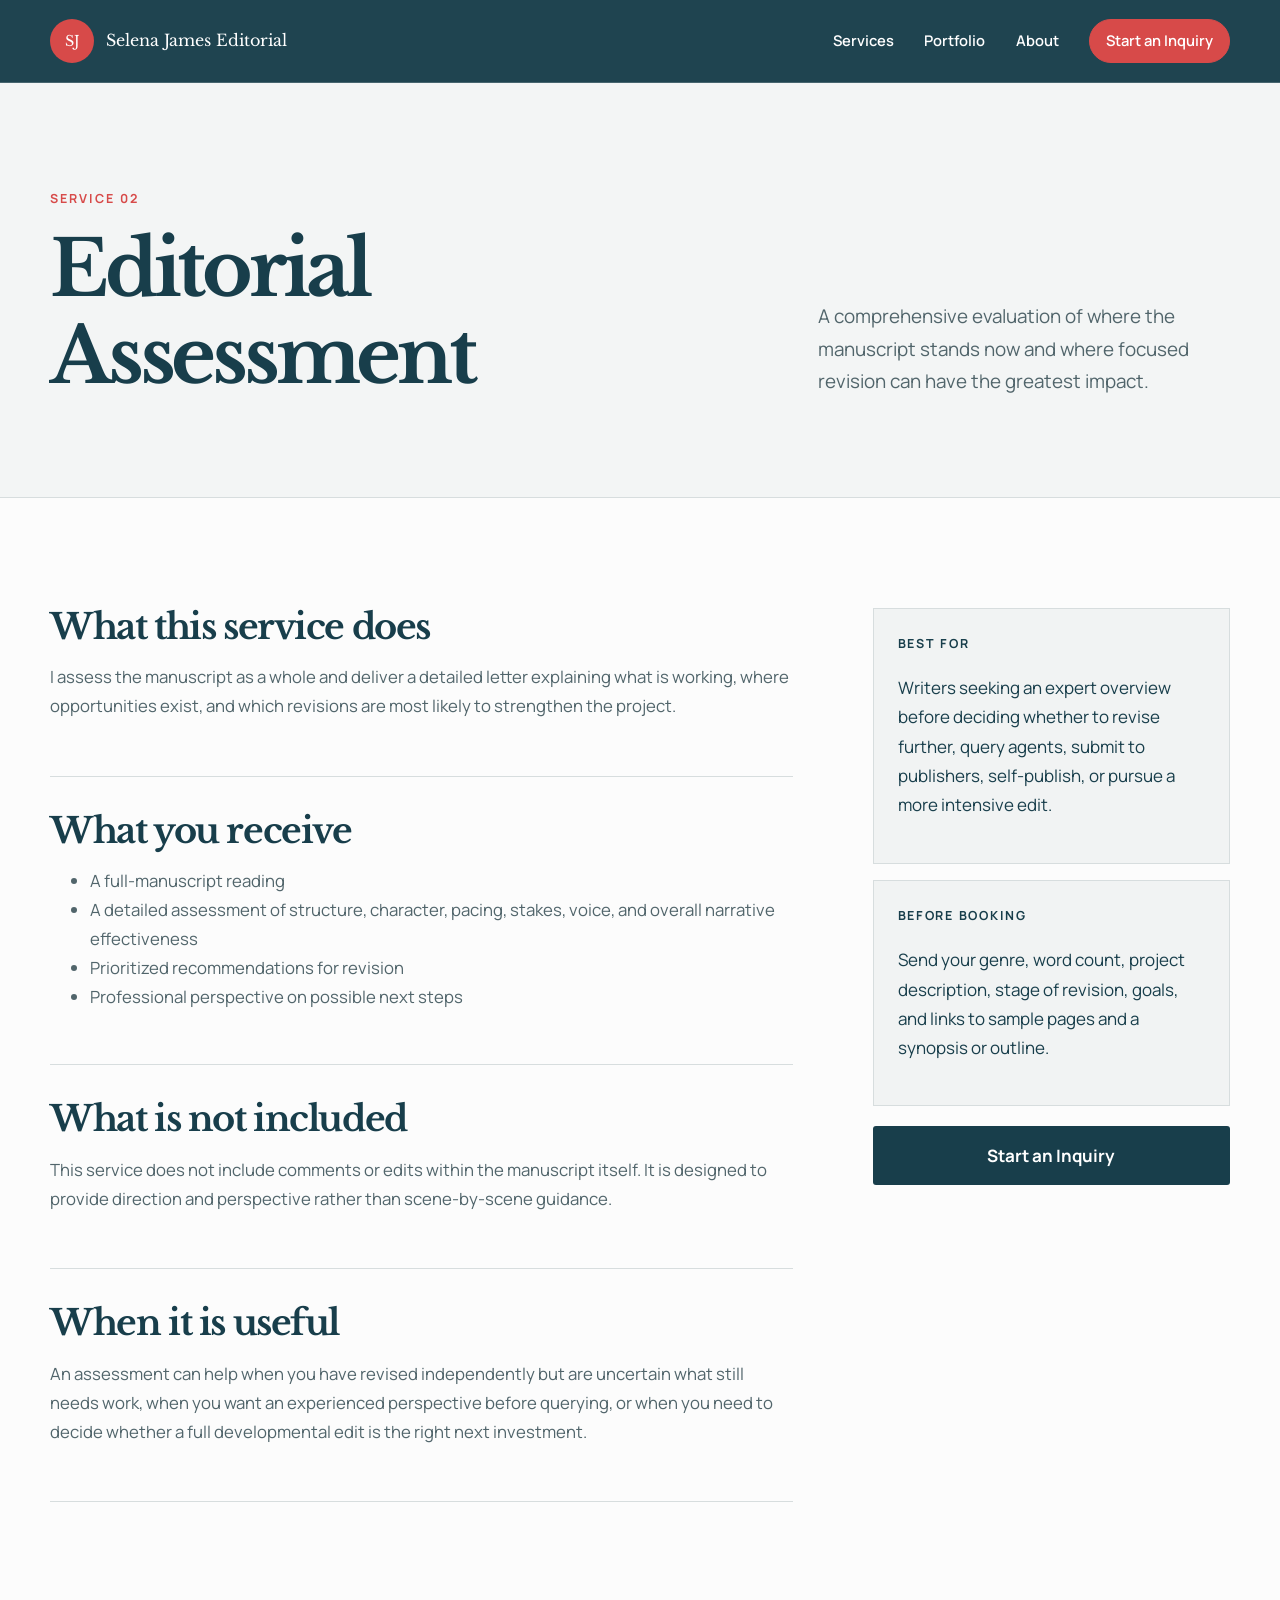
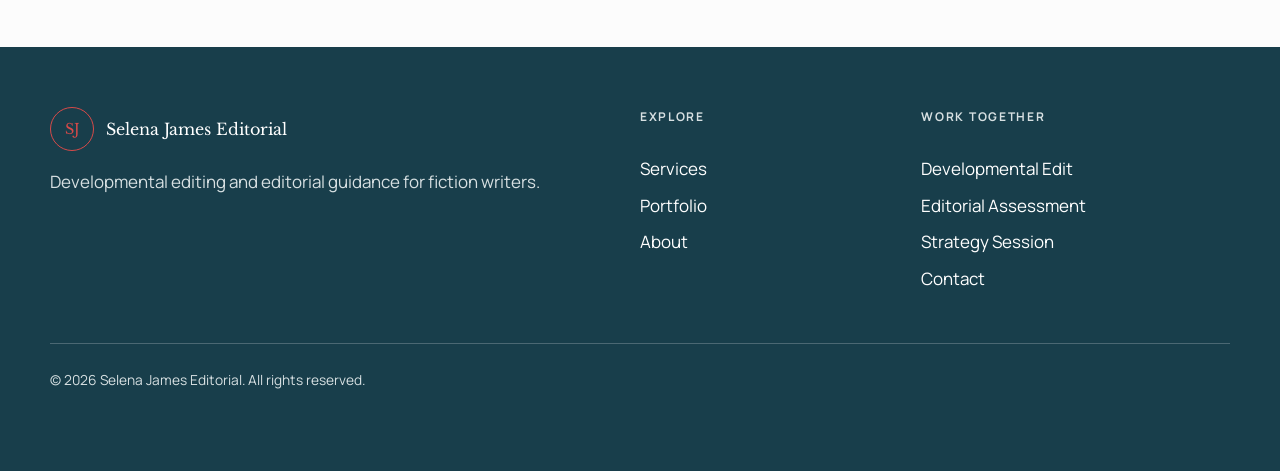
<file: editorial-assessment.html>
<!doctype html>
<html lang="en">
<head>
  <meta charset="utf-8">
  <meta name="viewport" content="width=device-width, initial-scale=1">
  <meta name="description" content="A comprehensive, high-level editorial assessment for fiction manuscripts.">
  <meta name="theme-color" content="#183E4B">
  <title>Editorial Assessment | Selena James Editorial</title>
  <link rel="icon" href="assets/favicon.svg" type="image/svg+xml">
  <link rel="preconnect" href="https://fonts.googleapis.com">
  <link rel="preconnect" href="https://fonts.gstatic.com" crossorigin>
  <link href="https://fonts.googleapis.com/css2?family=Libre+Baskerville:ital,wght@0,400;0,700;1,400&family=Manrope:wght@400;500;600;700&display=swap" rel="stylesheet">
  <link rel="stylesheet" href="assets/styles.css">
  
  <script defer src="assets/script.js"></script>
</head>
<body class="service-detail-page">
  <a class="skip-link" href="#main">Skip to content</a>
  
<header class="site-header">
  <div class="shell header-inner">
    <a class="brand" href="index.html" aria-label="Selena James Editorial home">
      <span class="brand-monogram" aria-hidden="true">SJ</span>
      <span class="brand-name">Selena James Editorial</span>
    </a>
    <button class="menu-toggle" type="button" aria-expanded="false" aria-controls="primary-nav">
      <span class="sr-only">Open navigation</span>
      <span></span><span></span><span></span>
    </button>
    <nav id="primary-nav" class="primary-nav" aria-label="Primary navigation">
      <a href="services.html">Services</a>
      <a href="portfolio.html">Portfolio</a>
      <a href="about.html">About</a>
      <a class="nav-button" href="contact.html">Start an Inquiry</a>
    </nav>
  </div>
</header>

  <main id="main">
    
<section class="page-hero service-page-hero">
  <div class="shell page-hero-grid">
    <div><p class="kicker">Service 02</p><h1>Editorial Assessment</h1></div>
    <p class="page-hero-deck">A comprehensive evaluation of where the manuscript stands now and where focused revision can have the greatest impact.</p>
  </div>
</section>
<section class="section">
  <div class="shell service-detail-grid">
    <div class="service-detail-main"><section class='detail-block reveal'><h2>What this service does</h2><p>I assess the manuscript as a whole and deliver a detailed letter explaining what is working, where opportunities exist, and which revisions are most likely to strengthen the project.</p></section><section class='detail-block reveal'><h2>What you receive</h2><ul><li>A full-manuscript reading</li><li>A detailed assessment of structure, character, pacing, stakes, voice, and overall narrative effectiveness</li><li>Prioritized recommendations for revision</li><li>Professional perspective on possible next steps</li></ul></section><section class='detail-block reveal'><h2>What is not included</h2><p>This service does not include comments or edits within the manuscript itself. It is designed to provide direction and perspective rather than scene-by-scene guidance.</p></section><section class='detail-block reveal'><h2>When it is useful</h2><p>An assessment can help when you have revised independently but are uncertain what still needs work, when you want an experienced perspective before querying, or when you need to decide whether a full developmental edit is the right next investment.</p></section></div>
    <aside class="service-sidebar">
      <div class="sidebar-card">
        <p class="panel-label">Best for</p>
        <p>Writers seeking an expert overview before deciding whether to revise further, query agents, submit to publishers, self-publish, or pursue a more intensive edit.</p>
      </div>
      <div class="sidebar-card">
        <p class="panel-label">Before booking</p>
        <p>Send your genre, word count, project description, stage of revision, goals, and links to sample pages and a synopsis or outline.</p>
      </div>
      <a class="button button-primary button-block" href="contact.html">Start an Inquiry</a>
    </aside>
  </div>
</section>

  </main>
  
<footer class="site-footer">
  <div class="shell footer-grid">
    <div class="footer-brand-block">
      <a class="brand brand-footer" href="index.html">
        <span class="brand-monogram" aria-hidden="true">SJ</span>
        <span class="brand-name">Selena James Editorial</span>
      </a>
      <p>Developmental editing and editorial guidance for fiction writers.</p>
    </div>
    <div>
      <p class="footer-heading">Explore</p>
      <a href="services.html">Services</a>
      <a href="portfolio.html">Portfolio</a>
      <a href="about.html">About</a>
    </div>
    <div>
      <p class="footer-heading">Work together</p>
      <a href="developmental-edit.html">Developmental Edit</a>
      <a href="editorial-assessment.html">Editorial Assessment</a>
      <a href="strategy-session.html">Strategy Session</a>
      <a href="contact.html">Contact</a>
    </div>
    <p class="copyright">© <span data-year></span> Selena James Editorial. All rights reserved.</p>
  </div>
</footer>

</body>
</html>
</file>
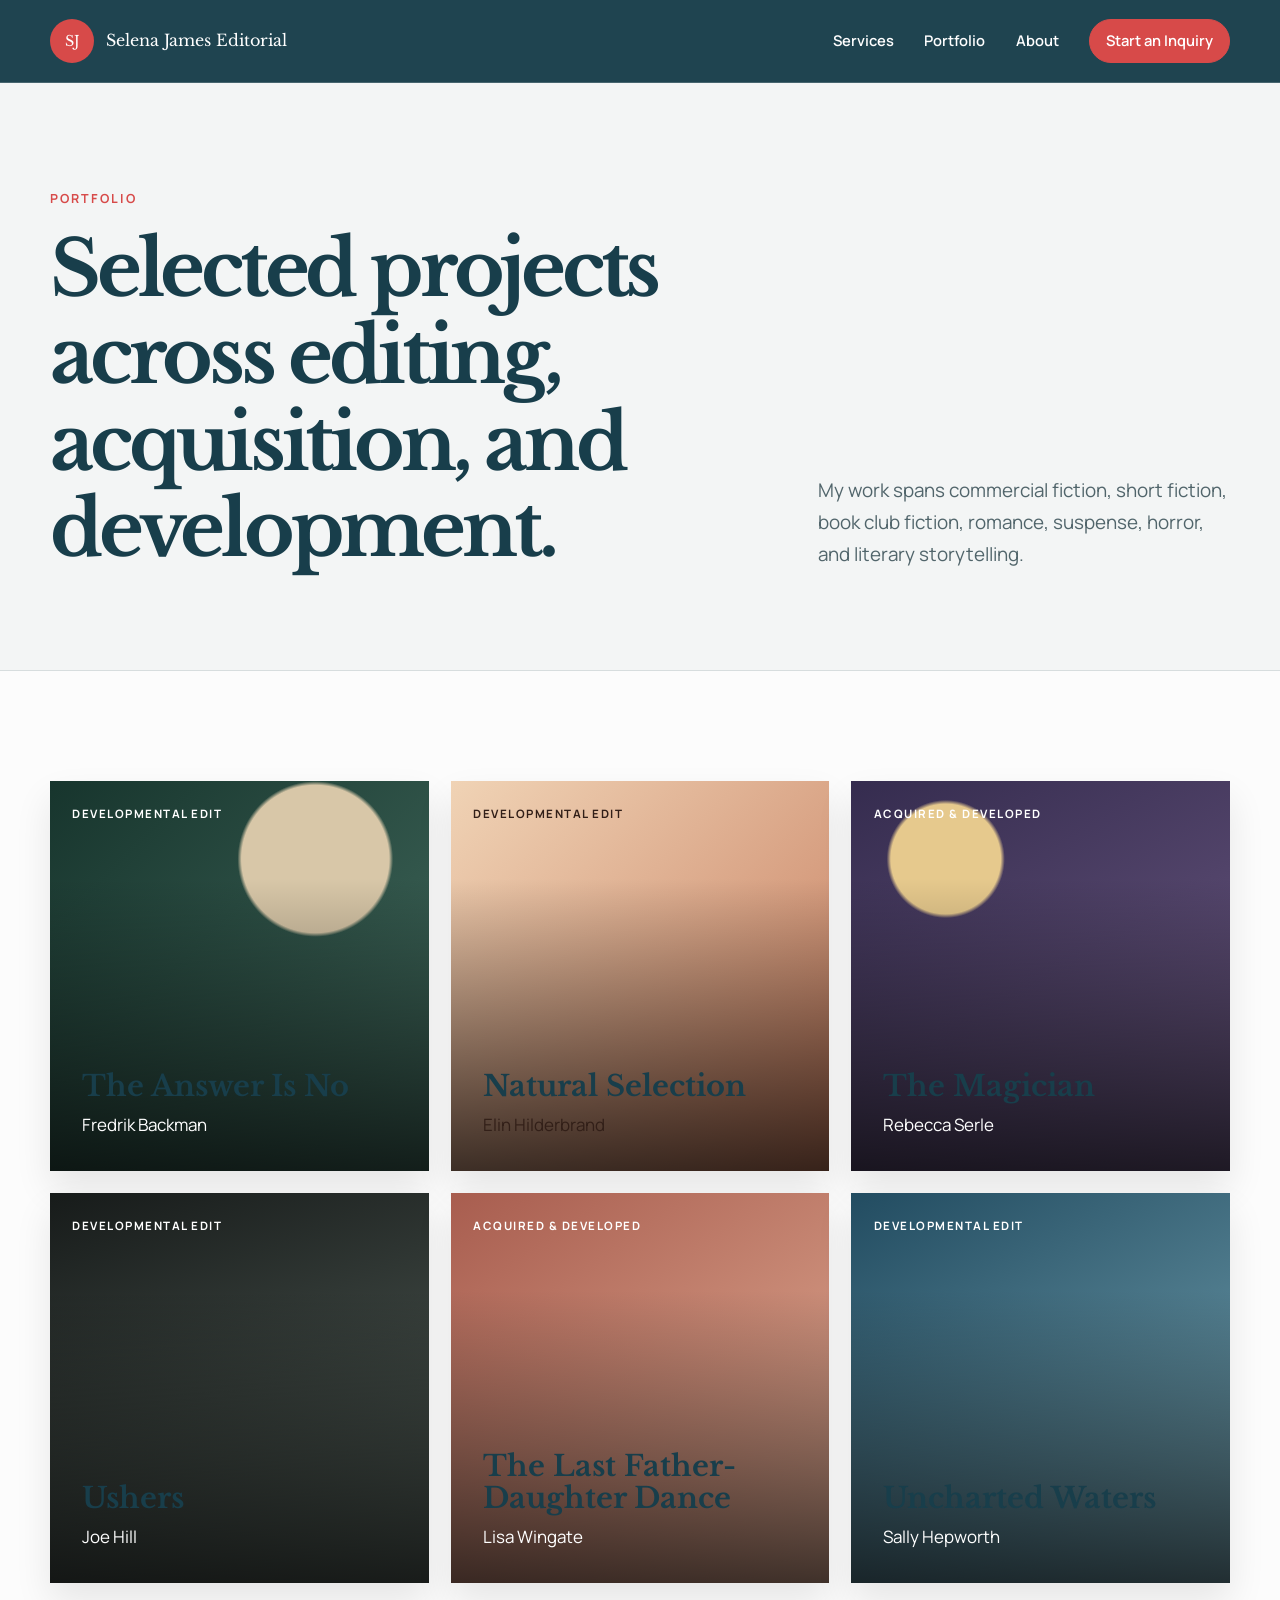
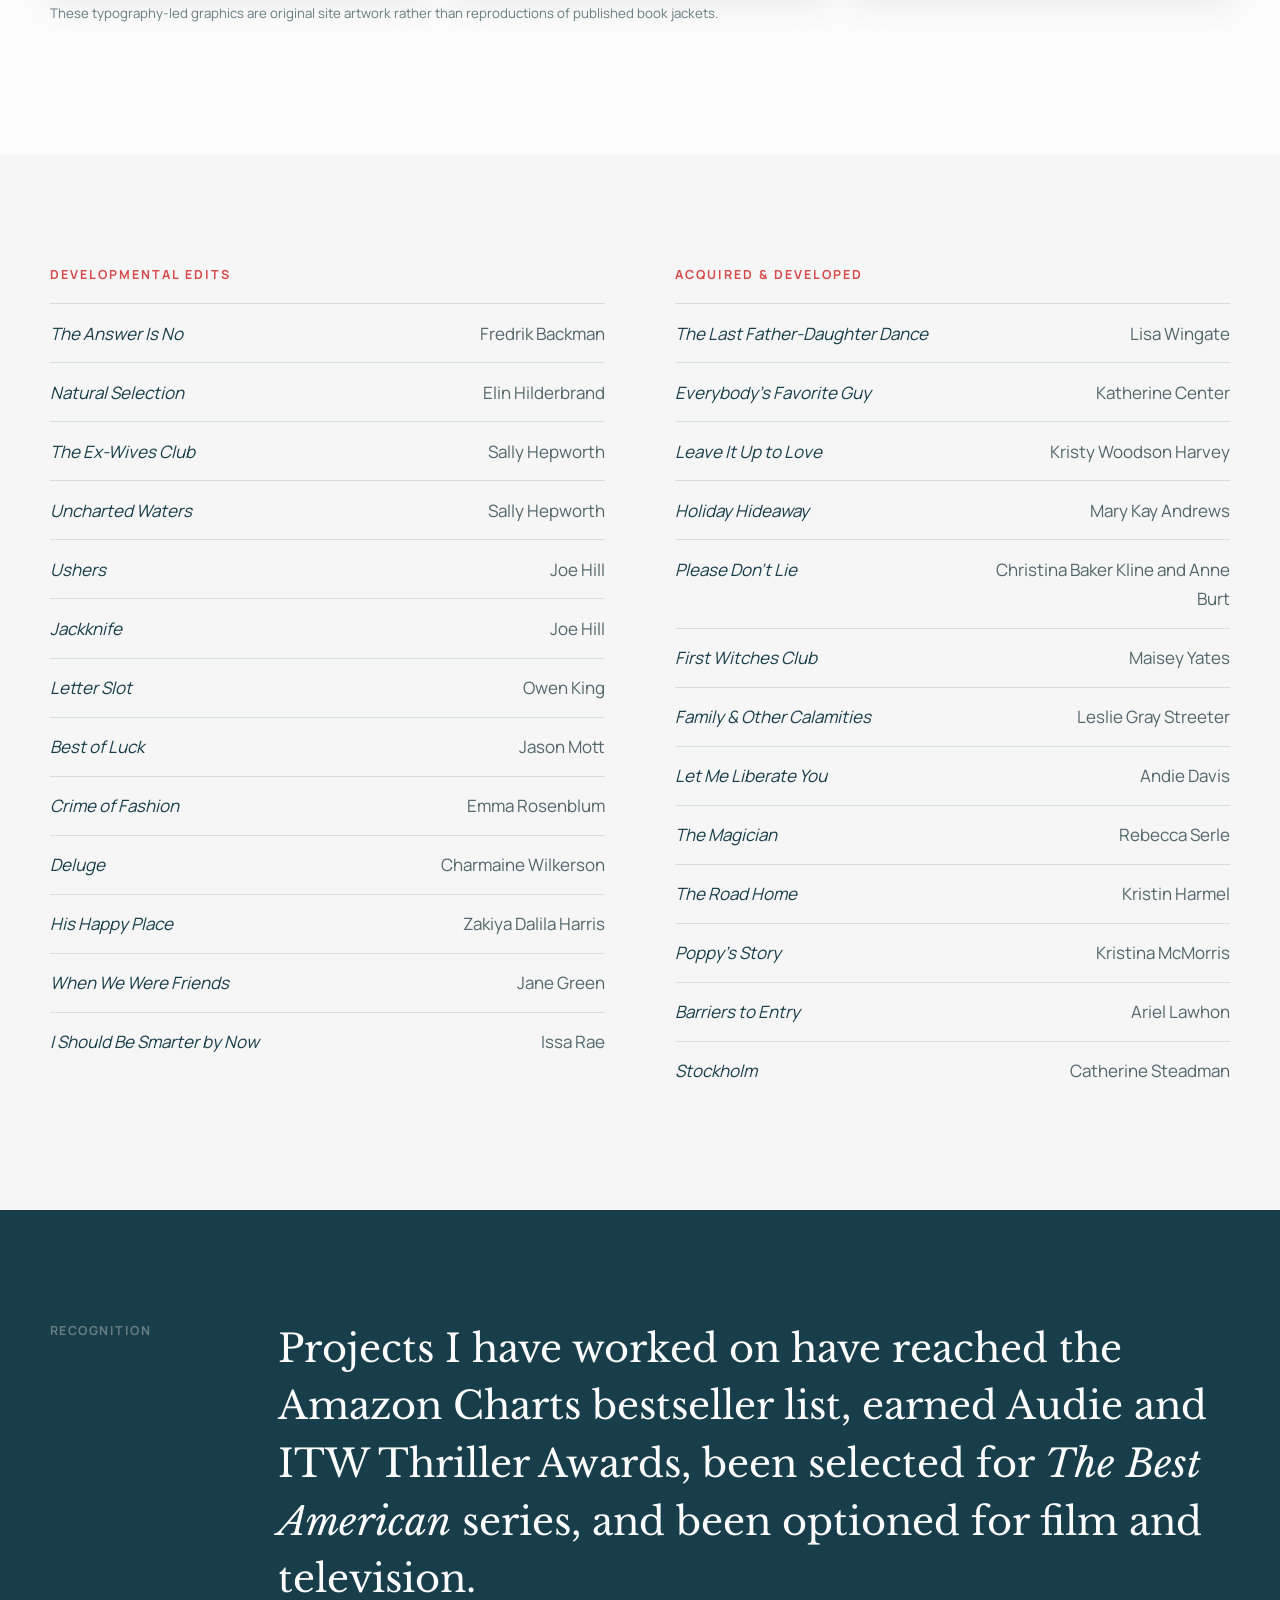
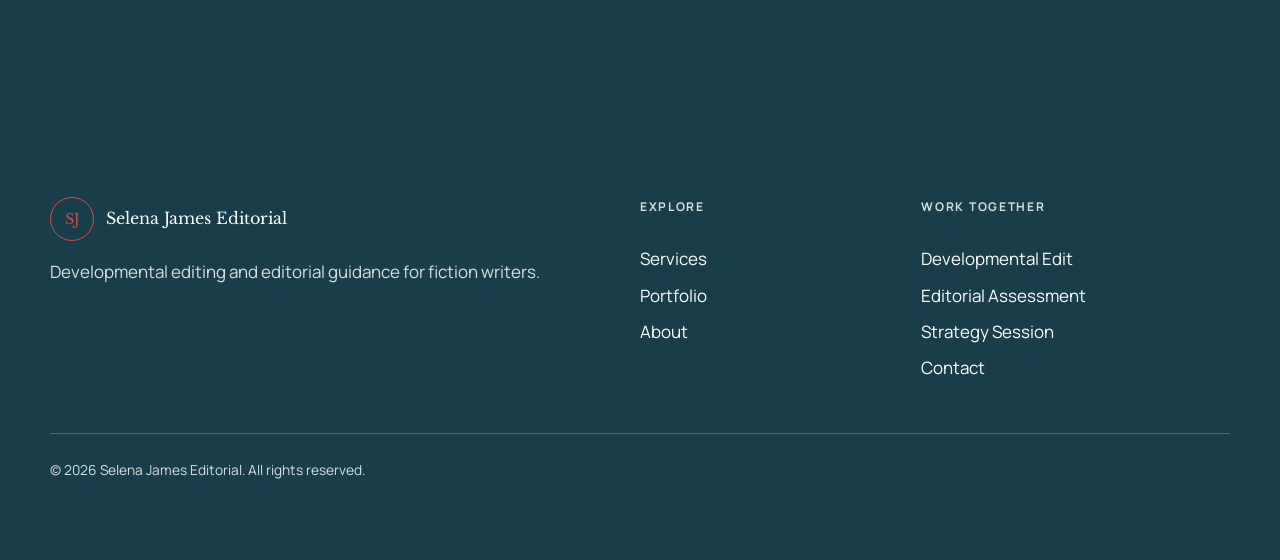
<file: portfolio.html>
<!doctype html>
<html lang="en">
<head>
  <meta charset="utf-8">
  <meta name="viewport" content="width=device-width, initial-scale=1">
  <meta name="description" content="Selected fiction projects shaped through developmental editing, acquisition, and development.">
  <meta name="theme-color" content="#183E4B">
  <title>Portfolio | Selena James Editorial</title>
  <link rel="icon" href="assets/favicon.svg" type="image/svg+xml">
  <link rel="preconnect" href="https://fonts.googleapis.com">
  <link rel="preconnect" href="https://fonts.gstatic.com" crossorigin>
  <link href="https://fonts.googleapis.com/css2?family=Libre+Baskerville:ital,wght@0,400;0,700;1,400&family=Manrope:wght@400;500;600;700&display=swap" rel="stylesheet">
  <link rel="stylesheet" href="assets/styles.css">
  
  <script defer src="assets/script.js"></script>
</head>
<body class="portfolio-page">
  <a class="skip-link" href="#main">Skip to content</a>
  
<header class="site-header">
  <div class="shell header-inner">
    <a class="brand" href="index.html" aria-label="Selena James Editorial home">
      <span class="brand-monogram" aria-hidden="true">SJ</span>
      <span class="brand-name">Selena James Editorial</span>
    </a>
    <button class="menu-toggle" type="button" aria-expanded="false" aria-controls="primary-nav">
      <span class="sr-only">Open navigation</span>
      <span></span><span></span><span></span>
    </button>
    <nav id="primary-nav" class="primary-nav" aria-label="Primary navigation">
      <a href="services.html">Services</a>
      <a href="portfolio.html">Portfolio</a>
      <a href="about.html">About</a>
      <a class="nav-button" href="contact.html">Start an Inquiry</a>
    </nav>
  </div>
</header>

  <main id="main">
    
<section class="page-hero">
  <div class="shell page-hero-grid">
    <div><p class="kicker">Portfolio</p><h1>Selected projects across editing, acquisition, and development.</h1></div>
    <p class="page-hero-deck">My work spans commercial fiction, short fiction, book club fiction, romance, suspense, horror, and literary storytelling.</p>
  </div>
</section>
<section class="section portfolio-feature-section">
  <div class="shell">
    <div class="book-grid large-book-grid">
      <article class="book-tile book-a reveal"><span class="book-role">Developmental edit</span><h3>The Answer Is No</h3><p>Fredrik Backman</p></article>
      <article class="book-tile book-b reveal"><span class="book-role">Developmental edit</span><h3>Natural Selection</h3><p>Elin Hilderbrand</p></article>
      <article class="book-tile book-c reveal"><span class="book-role">Acquired &amp; developed</span><h3>The Magician</h3><p>Rebecca Serle</p></article>
      <article class="book-tile book-d reveal"><span class="book-role">Developmental edit</span><h3>Ushers</h3><p>Joe Hill</p></article>
      <article class="book-tile book-e reveal"><span class="book-role">Acquired &amp; developed</span><h3>The Last Father-Daughter Dance</h3><p>Lisa Wingate</p></article>
      <article class="book-tile book-f reveal"><span class="book-role">Developmental edit</span><h3>Uncharted Waters</h3><p>Sally Hepworth</p></article>
    </div>
    <p class="portfolio-note">These typography-led graphics are original site artwork rather than reproductions of published book jackets.</p>
  </div>
</section>
<section class="section portfolio-lists-section">
  <div class="shell portfolio-list-grid">
    <div>
      <p class="kicker">Developmental edits</p>
      <ul class="project-list"><li><cite>The Answer Is No</cite><span>Fredrik Backman</span></li><li><cite>Natural Selection</cite><span>Elin Hilderbrand</span></li><li><cite>The Ex-Wives Club</cite><span>Sally Hepworth</span></li><li><cite>Uncharted Waters</cite><span>Sally Hepworth</span></li><li><cite>Ushers</cite><span>Joe Hill</span></li><li><cite>Jackknife</cite><span>Joe Hill</span></li><li><cite>Letter Slot</cite><span>Owen King</span></li><li><cite>Best of Luck</cite><span>Jason Mott</span></li><li><cite>Crime of Fashion</cite><span>Emma Rosenblum</span></li><li><cite>Deluge</cite><span>Charmaine Wilkerson</span></li><li><cite>His Happy Place</cite><span>Zakiya Dalila Harris</span></li><li><cite>When We Were Friends</cite><span>Jane Green</span></li><li><cite>I Should Be Smarter by Now</cite><span>Issa Rae</span></li></ul>
    </div>
    <div>
      <p class="kicker">Acquired &amp; developed</p>
      <ul class="project-list"><li><cite>The Last Father-Daughter Dance</cite><span>Lisa Wingate</span></li><li><cite>Everybody’s Favorite Guy</cite><span>Katherine Center</span></li><li><cite>Leave It Up to Love</cite><span>Kristy Woodson Harvey</span></li><li><cite>Holiday Hideaway</cite><span>Mary Kay Andrews</span></li><li><cite>Please Don’t Lie</cite><span>Christina Baker Kline and Anne Burt</span></li><li><cite>First Witches Club</cite><span>Maisey Yates</span></li><li><cite>Family & Other Calamities</cite><span>Leslie Gray Streeter</span></li><li><cite>Let Me Liberate You</cite><span>Andie Davis</span></li><li><cite>The Magician</cite><span>Rebecca Serle</span></li><li><cite>The Road Home</cite><span>Kristin Harmel</span></li><li><cite>Poppy’s Story</cite><span>Kristina McMorris</span></li><li><cite>Barriers to Entry</cite><span>Ariel Lawhon</span></li><li><cite>Stockholm</cite><span>Catherine Steadman</span></li></ul>
    </div>
  </div>
</section>
<section class="section recognition-section">
  <div class="shell recognition-grid">
    <p class="section-index">Recognition</p>
    <p class="recognition-copy">Projects I have worked on have reached the Amazon Charts bestseller list, earned Audie and ITW Thriller Awards, been selected for <cite>The Best American</cite> series, and been optioned for film and television.</p>
  </div>
</section>

  </main>
  
<footer class="site-footer">
  <div class="shell footer-grid">
    <div class="footer-brand-block">
      <a class="brand brand-footer" href="index.html">
        <span class="brand-monogram" aria-hidden="true">SJ</span>
        <span class="brand-name">Selena James Editorial</span>
      </a>
      <p>Developmental editing and editorial guidance for fiction writers.</p>
    </div>
    <div>
      <p class="footer-heading">Explore</p>
      <a href="services.html">Services</a>
      <a href="portfolio.html">Portfolio</a>
      <a href="about.html">About</a>
    </div>
    <div>
      <p class="footer-heading">Work together</p>
      <a href="developmental-edit.html">Developmental Edit</a>
      <a href="editorial-assessment.html">Editorial Assessment</a>
      <a href="strategy-session.html">Strategy Session</a>
      <a href="contact.html">Contact</a>
    </div>
    <p class="copyright">© <span data-year></span> Selena James Editorial. All rights reserved.</p>
  </div>
</footer>

</body>
</html>
</file>
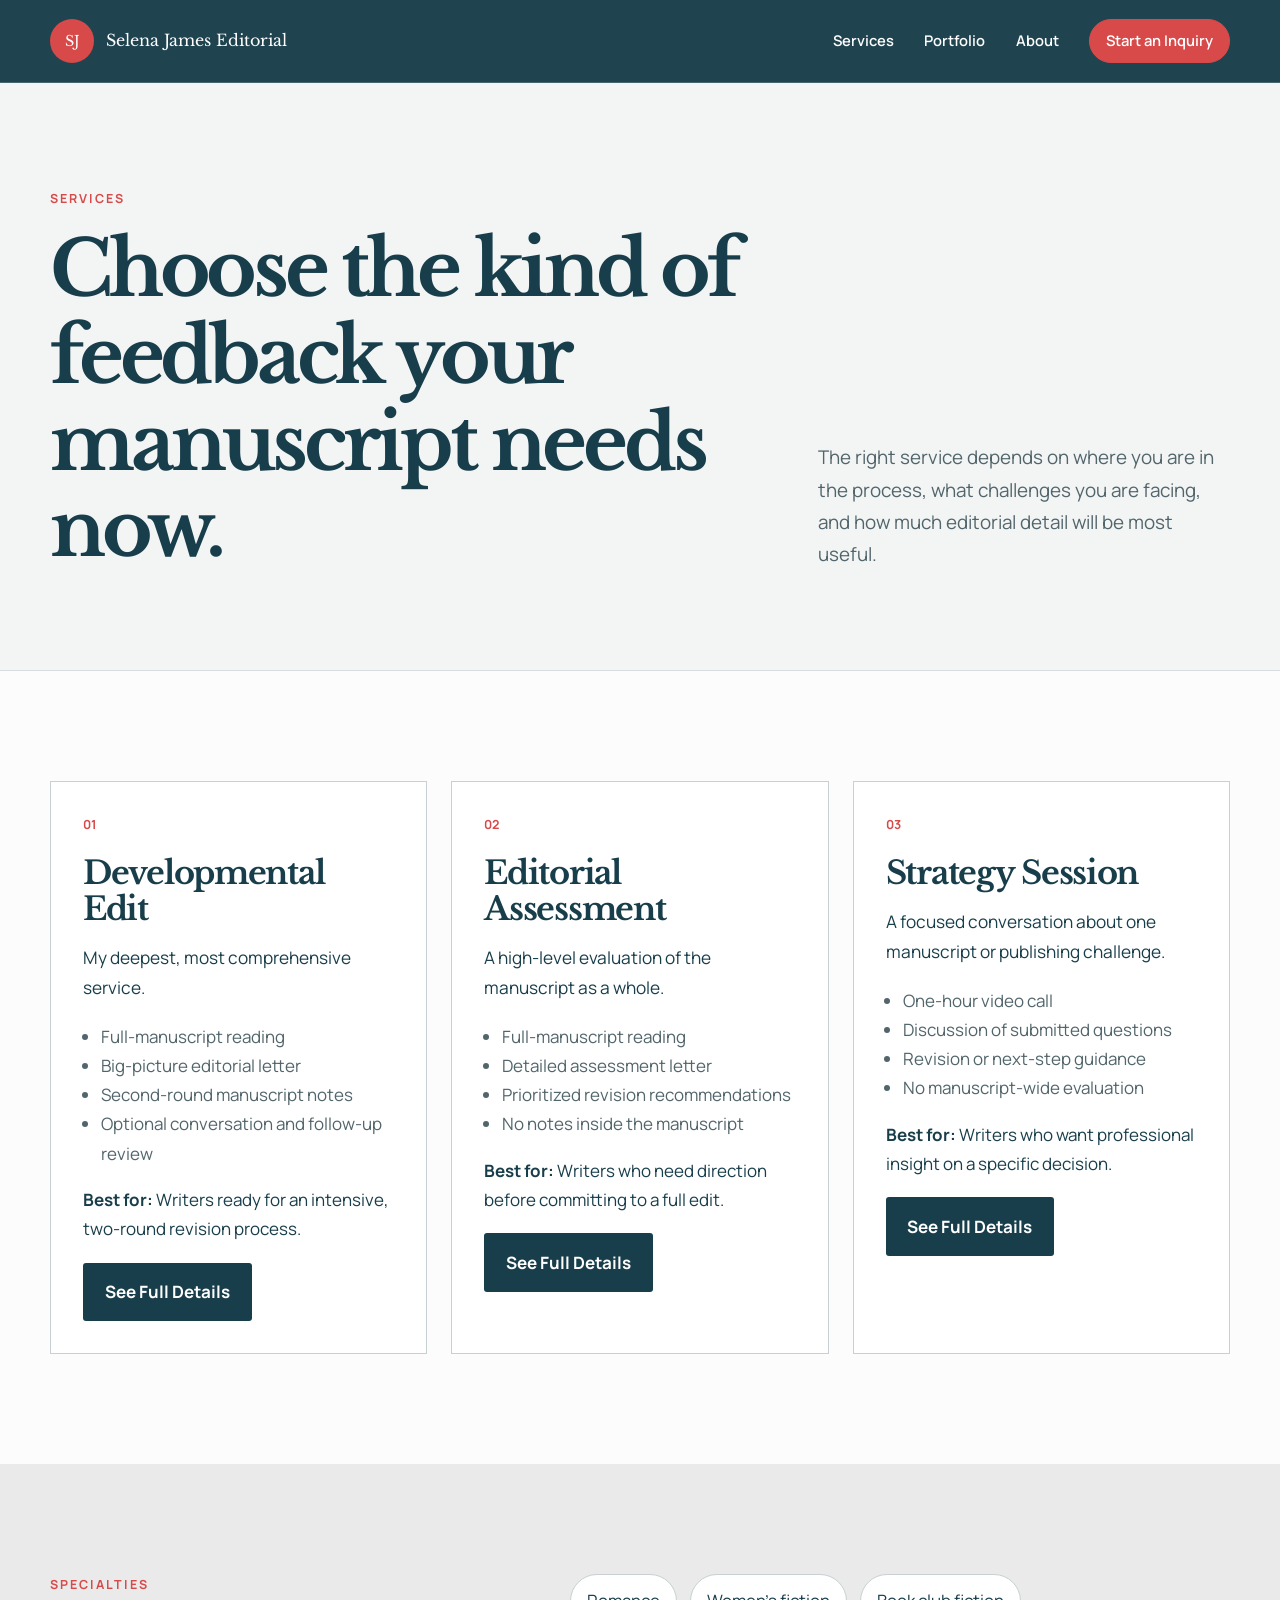
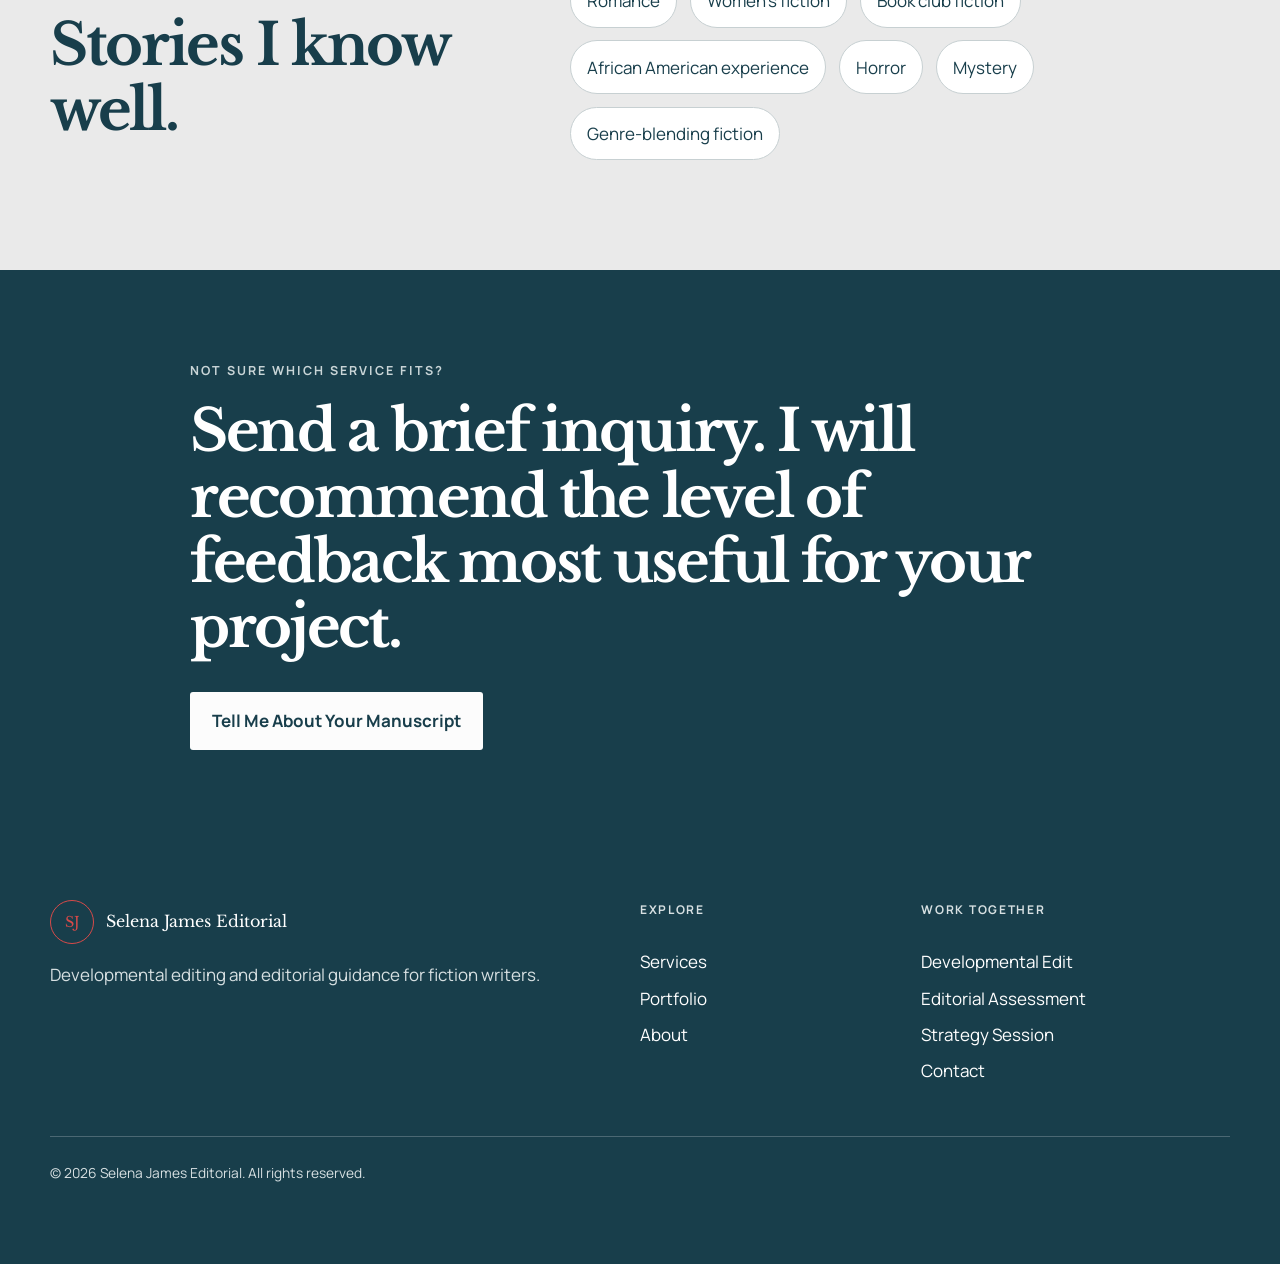
<file: services.html>
<!doctype html>
<html lang="en">
<head>
  <meta charset="utf-8">
  <meta name="viewport" content="width=device-width, initial-scale=1">
  <meta name="description" content="Compare developmental editing, editorial assessment, and manuscript strategy services for fiction writers.">
  <meta name="theme-color" content="#183E4B">
  <title>Editorial Services | Selena James Editorial</title>
  <link rel="icon" href="assets/favicon.svg" type="image/svg+xml">
  <link rel="preconnect" href="https://fonts.googleapis.com">
  <link rel="preconnect" href="https://fonts.gstatic.com" crossorigin>
  <link href="https://fonts.googleapis.com/css2?family=Libre+Baskerville:ital,wght@0,400;0,700;1,400&family=Manrope:wght@400;500;600;700&display=swap" rel="stylesheet">
  <link rel="stylesheet" href="assets/styles.css">
  
  <script defer src="assets/script.js"></script>
</head>
<body class="services-page">
  <a class="skip-link" href="#main">Skip to content</a>
  
<header class="site-header">
  <div class="shell header-inner">
    <a class="brand" href="index.html" aria-label="Selena James Editorial home">
      <span class="brand-monogram" aria-hidden="true">SJ</span>
      <span class="brand-name">Selena James Editorial</span>
    </a>
    <button class="menu-toggle" type="button" aria-expanded="false" aria-controls="primary-nav">
      <span class="sr-only">Open navigation</span>
      <span></span><span></span><span></span>
    </button>
    <nav id="primary-nav" class="primary-nav" aria-label="Primary navigation">
      <a href="services.html">Services</a>
      <a href="portfolio.html">Portfolio</a>
      <a href="about.html">About</a>
      <a class="nav-button" href="contact.html">Start an Inquiry</a>
    </nav>
  </div>
</header>

  <main id="main">
    
<section class="page-hero">
  <div class="shell page-hero-grid">
    <div><p class="kicker">Services</p><h1>Choose the kind of feedback your manuscript needs now.</h1></div>
    <p class="page-hero-deck">The right service depends on where you are in the process, what challenges you are facing, and how much editorial detail will be most useful.</p>
  </div>
</section>
<section class="section">
  <div class="shell comparison-table-wrap">
    <div class="comparison-card reveal">
      <p class="card-number">01</p><h2>Developmental Edit</h2>
      <p class="service-lede">My deepest, most comprehensive service.</p>
      <ul><li>Full-manuscript reading</li><li>Big-picture editorial letter</li><li>Second-round manuscript notes</li><li>Optional conversation and follow-up review</li></ul>
      <p><strong>Best for:</strong> Writers ready for an intensive, two-round revision process.</p>
      <a class="button button-primary" href="developmental-edit.html">See Full Details</a>
    </div>
    <div class="comparison-card reveal">
      <p class="card-number">02</p><h2>Editorial Assessment</h2>
      <p class="service-lede">A high-level evaluation of the manuscript as a whole.</p>
      <ul><li>Full-manuscript reading</li><li>Detailed assessment letter</li><li>Prioritized revision recommendations</li><li>No notes inside the manuscript</li></ul>
      <p><strong>Best for:</strong> Writers who need direction before committing to a full edit.</p>
      <a class="button button-primary" href="editorial-assessment.html">See Full Details</a>
    </div>
    <div class="comparison-card reveal">
      <p class="card-number">03</p><h2>Strategy Session</h2>
      <p class="service-lede">A focused conversation about one manuscript or publishing challenge.</p>
      <ul><li>One-hour video call</li><li>Discussion of submitted questions</li><li>Revision or next-step guidance</li><li>No manuscript-wide evaluation</li></ul>
      <p><strong>Best for:</strong> Writers who want professional insight on a specific decision.</p>
      <a class="button button-primary" href="strategy-session.html">See Full Details</a>
    </div>
  </div>
</section>
<section class="section muted-section">
  <div class="shell specialty-grid">
    <div><p class="kicker">Specialties</p><h2>Stories I know well.</h2></div>
    <div class="genre-cloud">
      <span>Romance</span><span>Women’s fiction</span><span>Book club fiction</span><span>African American experience</span><span>Horror</span><span>Mystery</span><span>Genre-blending fiction</span>
    </div>
  </div>
</section>
<section class="cta-section">
  <div class="shell cta-inner reveal">
    <p class="kicker kicker-light">Not sure which service fits?</p>
    <h2>Send a brief inquiry. I will recommend the level of feedback most useful for your project.</h2>
    <a class="button button-cream" href="contact.html">Tell Me About Your Manuscript</a>
  </div>
</section>

  </main>
  
<footer class="site-footer">
  <div class="shell footer-grid">
    <div class="footer-brand-block">
      <a class="brand brand-footer" href="index.html">
        <span class="brand-monogram" aria-hidden="true">SJ</span>
        <span class="brand-name">Selena James Editorial</span>
      </a>
      <p>Developmental editing and editorial guidance for fiction writers.</p>
    </div>
    <div>
      <p class="footer-heading">Explore</p>
      <a href="services.html">Services</a>
      <a href="portfolio.html">Portfolio</a>
      <a href="about.html">About</a>
    </div>
    <div>
      <p class="footer-heading">Work together</p>
      <a href="developmental-edit.html">Developmental Edit</a>
      <a href="editorial-assessment.html">Editorial Assessment</a>
      <a href="strategy-session.html">Strategy Session</a>
      <a href="contact.html">Contact</a>
    </div>
    <p class="copyright">© <span data-year></span> Selena James Editorial. All rights reserved.</p>
  </div>
</footer>

</body>
</html>
</file>
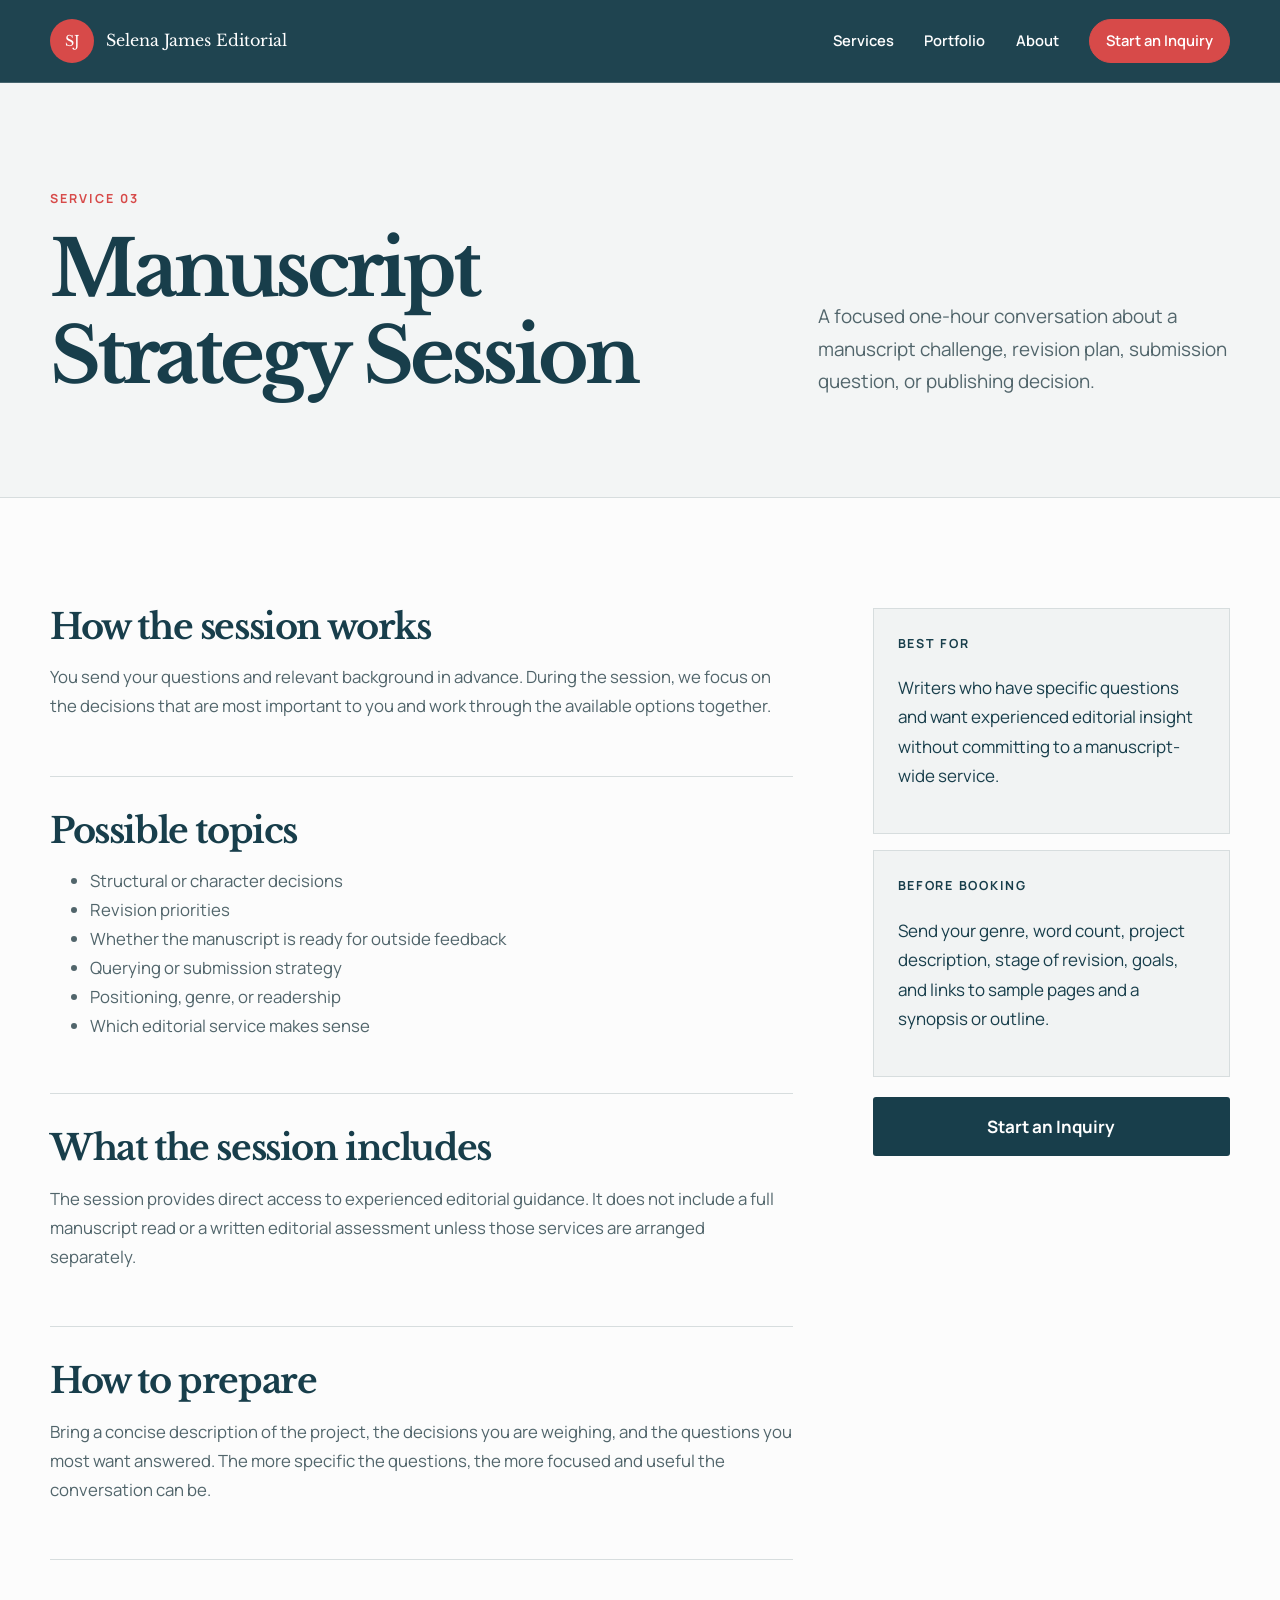
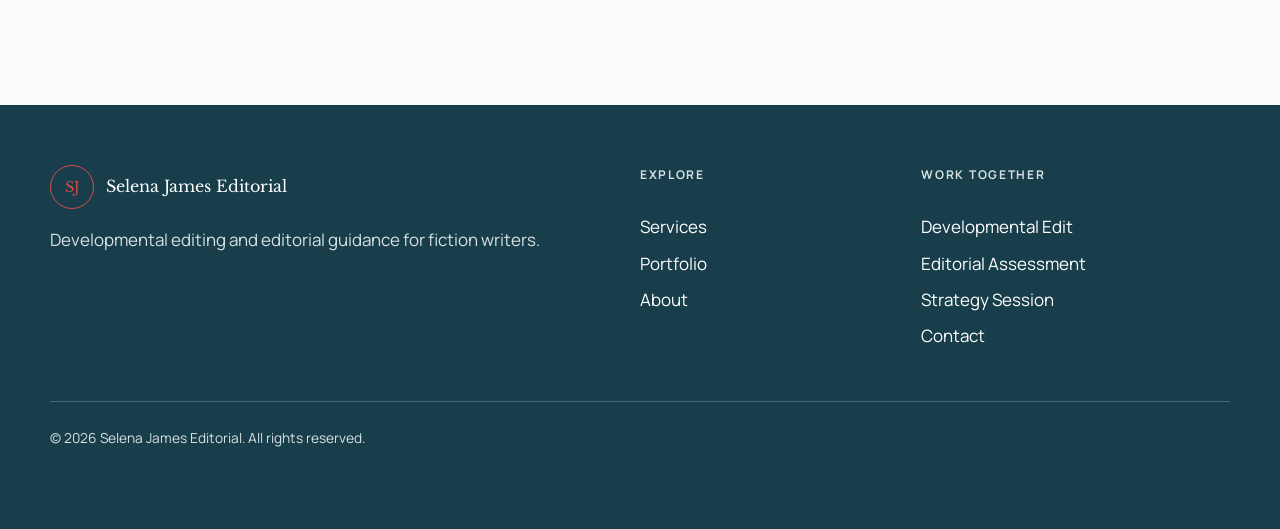
<file: strategy-session.html>
<!doctype html>
<html lang="en">
<head>
  <meta charset="utf-8">
  <meta name="viewport" content="width=device-width, initial-scale=1">
  <meta name="description" content="A focused one-hour editorial strategy session for fiction writers.">
  <meta name="theme-color" content="#183E4B">
  <title>Manuscript Strategy Session | Selena James Editorial</title>
  <link rel="icon" href="assets/favicon.svg" type="image/svg+xml">
  <link rel="preconnect" href="https://fonts.googleapis.com">
  <link rel="preconnect" href="https://fonts.gstatic.com" crossorigin>
  <link href="https://fonts.googleapis.com/css2?family=Libre+Baskerville:ital,wght@0,400;0,700;1,400&family=Manrope:wght@400;500;600;700&display=swap" rel="stylesheet">
  <link rel="stylesheet" href="assets/styles.css">
  
  <script defer src="assets/script.js"></script>
</head>
<body class="service-detail-page">
  <a class="skip-link" href="#main">Skip to content</a>
  
<header class="site-header">
  <div class="shell header-inner">
    <a class="brand" href="index.html" aria-label="Selena James Editorial home">
      <span class="brand-monogram" aria-hidden="true">SJ</span>
      <span class="brand-name">Selena James Editorial</span>
    </a>
    <button class="menu-toggle" type="button" aria-expanded="false" aria-controls="primary-nav">
      <span class="sr-only">Open navigation</span>
      <span></span><span></span><span></span>
    </button>
    <nav id="primary-nav" class="primary-nav" aria-label="Primary navigation">
      <a href="services.html">Services</a>
      <a href="portfolio.html">Portfolio</a>
      <a href="about.html">About</a>
      <a class="nav-button" href="contact.html">Start an Inquiry</a>
    </nav>
  </div>
</header>

  <main id="main">
    
<section class="page-hero service-page-hero">
  <div class="shell page-hero-grid">
    <div><p class="kicker">Service 03</p><h1>Manuscript Strategy Session</h1></div>
    <p class="page-hero-deck">A focused one-hour conversation about a manuscript challenge, revision plan, submission question, or publishing decision.</p>
  </div>
</section>
<section class="section">
  <div class="shell service-detail-grid">
    <div class="service-detail-main"><section class='detail-block reveal'><h2>How the session works</h2><p>You send your questions and relevant background in advance. During the session, we focus on the decisions that are most important to you and work through the available options together.</p></section><section class='detail-block reveal'><h2>Possible topics</h2><ul><li>Structural or character decisions</li><li>Revision priorities</li><li>Whether the manuscript is ready for outside feedback</li><li>Querying or submission strategy</li><li>Positioning, genre, or readership</li><li>Which editorial service makes sense</li></ul></section><section class='detail-block reveal'><h2>What the session includes</h2><p>The session provides direct access to experienced editorial guidance. It does not include a full manuscript read or a written editorial assessment unless those services are arranged separately.</p></section><section class='detail-block reveal'><h2>How to prepare</h2><p>Bring a concise description of the project, the decisions you are weighing, and the questions you most want answered. The more specific the questions, the more focused and useful the conversation can be.</p></section></div>
    <aside class="service-sidebar">
      <div class="sidebar-card">
        <p class="panel-label">Best for</p>
        <p>Writers who have specific questions and want experienced editorial insight without committing to a manuscript-wide service.</p>
      </div>
      <div class="sidebar-card">
        <p class="panel-label">Before booking</p>
        <p>Send your genre, word count, project description, stage of revision, goals, and links to sample pages and a synopsis or outline.</p>
      </div>
      <a class="button button-primary button-block" href="contact.html">Start an Inquiry</a>
    </aside>
  </div>
</section>

  </main>
  
<footer class="site-footer">
  <div class="shell footer-grid">
    <div class="footer-brand-block">
      <a class="brand brand-footer" href="index.html">
        <span class="brand-monogram" aria-hidden="true">SJ</span>
        <span class="brand-name">Selena James Editorial</span>
      </a>
      <p>Developmental editing and editorial guidance for fiction writers.</p>
    </div>
    <div>
      <p class="footer-heading">Explore</p>
      <a href="services.html">Services</a>
      <a href="portfolio.html">Portfolio</a>
      <a href="about.html">About</a>
    </div>
    <div>
      <p class="footer-heading">Work together</p>
      <a href="developmental-edit.html">Developmental Edit</a>
      <a href="editorial-assessment.html">Editorial Assessment</a>
      <a href="strategy-session.html">Strategy Session</a>
      <a href="contact.html">Contact</a>
    </div>
    <p class="copyright">© <span data-year></span> Selena James Editorial. All rights reserved.</p>
  </div>
</footer>

</body>
</html>
</file>
<file: assets/styles.css>
:root{
  --ink:#183E4B;--ink-soft:#51656B;--forest:#183E4B;--forest-2:#1B4552;
  --cream:#F6F6F6;--paper:#FCFCFC;--sage:#8BA0A4;--line:#D7DDDE;--white:#fff;
  --gold:#D74A49;--coral:#D74A49;--deep-teal:#183E4B;--teal:#1B4552;--blue-gray:#8BA0A4;
  --serif:"Libre Baskerville",Georgia,serif;--sans:"Manrope",Arial,sans-serif;
  --shell:1180px;--shadow:0 24px 70px rgba(24,62,75,.14)
}
*{box-sizing:border-box}html{scroll-behavior:smooth}body{margin:0;background:var(--paper);color:var(--ink);font-family:var(--sans);font-size:17px;line-height:1.72}
a{color:inherit}h1,h2,h3{font-family:var(--serif);line-height:1.13;margin:0 0 1rem}h1{font-size:clamp(3.1rem,7vw,6.5rem);letter-spacing:-.055em}h2{font-size:clamp(2.15rem,4.5vw,4rem);letter-spacing:-.04em}h3{font-size:1.4rem}p{margin:0 0 1.2rem}ul,ol{margin-top:0}.shell{width:min(calc(100% - 42px),var(--shell));margin:auto}.section{padding:110px 0}.skip-link{position:absolute;left:-9999px;top:8px;z-index:999;background:#fff;padding:.7rem 1rem}.skip-link:focus{left:8px}.sr-only{position:absolute;width:1px;height:1px;padding:0;margin:-1px;overflow:hidden;clip:rect(0,0,0,0);white-space:nowrap;border:0}
.site-header{position:sticky;top:0;z-index:100;background:rgba(252,251,248,.93);backdrop-filter:blur(14px);border-bottom:1px solid rgba(29,33,31,.08)}.header-inner{min-height:82px;display:flex;align-items:center;justify-content:space-between}.brand{display:inline-flex;align-items:center;gap:.75rem;text-decoration:none}.brand-monogram{width:44px;height:44px;border-radius:50%;display:grid;place-items:center;background:var(--forest);color:#fff;font-family:var(--serif);font-size:.9rem}.brand-name{font-family:var(--serif);font-size:1rem}.primary-nav{display:flex;align-items:center;gap:1.9rem}.primary-nav a{text-decoration:none;font-weight:600;font-size:.92rem}.primary-nav a:hover{color:var(--forest-2)}.nav-button{border:1px solid var(--forest);border-radius:999px;padding:.55rem 1rem}.menu-toggle{display:none;border:0;background:transparent;width:44px;height:44px}.menu-toggle span:not(.sr-only){display:block;width:23px;height:2px;background:var(--ink);margin:5px auto}
.kicker{font-size:.78rem;font-weight:700;text-transform:uppercase;letter-spacing:.16em;color:var(--forest-2);margin-bottom:1.1rem}.kicker-light{color:#bfd0c7}.button{display:inline-flex;justify-content:center;align-items:center;min-height:54px;padding:.85rem 1.3rem;border-radius:3px;text-decoration:none;border:1px solid transparent;font-weight:700;cursor:pointer;font-family:var(--sans)}.button-primary{background:var(--forest);color:#fff}.button-primary:hover{background:#0f2922}.button-cream{background:var(--cream);color:var(--forest)}.button-block{width:100%}.button-row{display:flex;gap:1.4rem;align-items:center;flex-wrap:wrap;margin-top:2.2rem}.text-link{font-weight:700;text-decoration:none;border-bottom:1px solid currentColor;padding-bottom:.18rem}.text-link-light{color:#fff}.large-copy{font-size:1.28rem;color:var(--ink-soft)}
.editorial-hero{padding:120px 0 0;background:linear-gradient(180deg,#fbfaf7 0%,#f5f0e5 100%)}.hero-layout{display:grid;grid-template-columns:1.45fr .55fr;gap:85px;align-items:center;padding-bottom:100px}.hero-copy h1{max-width:900px}.hero-deck{max-width:760px;font-size:1.28rem;color:var(--ink-soft)}.credential-panel{background:var(--forest);color:#fff;padding:2.1rem;box-shadow:var(--shadow)}.panel-label{font-size:.78rem;text-transform:uppercase;letter-spacing:.14em;font-weight:700;color:#b8cbc0}.credential-number{font-family:var(--serif);font-size:4.3rem;line-height:1;margin:1.5rem 0 .5rem}.credential-copy{color:#d3ddd7}.imprint-rule{height:1px;background:rgba(255,255,255,.2);margin:1.8rem 0}.credential-panel>p:last-child{margin-bottom:0}.hero-marquee{display:flex;gap:1.7rem;justify-content:center;align-items:center;overflow:hidden;white-space:nowrap;background:var(--forest);color:#e5ede8;padding:1rem;font-family:var(--serif);font-size:.95rem}.hero-marquee i{color:var(--gold)}
.statement-grid{display:grid;grid-template-columns:.25fr 1.75fr;gap:50px}.section-index{text-transform:uppercase;letter-spacing:.12em;font-size:.78rem;font-weight:700;color:var(--ink-soft)}.statement-copy{max-width:920px}.service-preview{background:var(--cream)}.section-topline{display:flex;justify-content:space-between;align-items:end;gap:50px;margin-bottom:48px}.section-topline>div{max-width:760px}.editorial-cards{display:grid;grid-template-columns:repeat(3,1fr);border-top:1px solid var(--line);border-left:1px solid var(--line)}.editorial-card{min-height:390px;padding:2rem;background:var(--paper);border-right:1px solid var(--line);border-bottom:1px solid var(--line);display:flex;flex-direction:column}.card-number{font-size:.78rem;color:var(--forest);font-weight:700}.editorial-card h3{font-size:1.7rem;margin-top:2.2rem}.editorial-card p:nth-of-type(2){color:var(--ink-soft)}.editorial-card a{margin-top:auto;text-decoration:none;font-weight:700}.philosophy-band{background:var(--forest);color:#fff}.philosophy-home-grid{display:grid;grid-template-columns:1fr 1fr;gap:90px}.philosophy-home-grid>div:last-child p{font-size:1.16rem;color:#d5dfda}
.book-grid{display:grid;grid-template-columns:repeat(3,1fr);gap:22px}.book-tile{min-height:390px;padding:2rem;display:flex;flex-direction:column;justify-content:flex-end;position:relative;overflow:hidden;box-shadow:0 18px 35px rgba(0,0,0,.09)}.book-tile:before{content:"";position:absolute;inset:0;background:linear-gradient(180deg,transparent 25%,rgba(0,0,0,.72));z-index:0}.book-tile>*{position:relative;z-index:1}.book-role{position:absolute;top:1.4rem;left:1.4rem;font-size:.72rem;text-transform:uppercase;letter-spacing:.13em;font-weight:700}.book-tile h3{font-size:1.8rem;margin-bottom:.45rem}.book-tile p{margin:0}.book-a{background:radial-gradient(circle at 70% 20%,#d8c7a8 0 18%,transparent 19%),linear-gradient(135deg,#17352d,#446c5f);color:#fff}.book-b{background:linear-gradient(135deg,#f0d3b5,#c67c5e);color:#321f18}.book-c{background:radial-gradient(circle at 25% 20%,#e6c98d 0 13%,transparent 14%),linear-gradient(150deg,#352c4f,#6d5a83);color:#fff}.book-d{background:linear-gradient(160deg,#171b1a,#58645d);color:#fff}.book-e{background:linear-gradient(145deg,#a85d4f,#e5b198);color:#fff}.book-f{background:linear-gradient(150deg,#224c61,#78a6b4);color:#fff}.portfolio-note{font-size:.83rem;color:var(--ink-soft);margin-top:1.2rem}.process-section{background:#f1eee7}.process-list{list-style:none;padding:0;margin:0;border-top:1px solid var(--line)}.process-list li{display:grid;grid-template-columns:100px 1fr;gap:30px;padding:1.55rem 0;border-bottom:1px solid var(--line)}.process-list li>span{font-family:var(--serif);font-size:1.5rem;color:var(--forest)}.process-list h3{margin-bottom:.4rem}.process-list p{color:var(--ink-soft);margin:0}.cta-section{background:var(--forest);color:#fff;padding:90px 0}.cta-inner{max-width:900px}.cta-inner h2{margin-bottom:2rem}
.page-hero{padding:105px 0 80px;background:var(--cream);border-bottom:1px solid var(--line)}.page-hero-grid{display:grid;grid-template-columns:1.25fr .75fr;gap:80px;align-items:end}.page-hero h1{font-size:clamp(3rem,6vw,5.5rem)}.page-hero-deck{font-size:1.18rem;color:var(--ink-soft)}.comparison-table-wrap{display:grid;grid-template-columns:repeat(3,1fr);gap:24px}.comparison-card{padding:2rem;border:1px solid var(--line);background:#fff}.comparison-card h2{font-size:2rem}.comparison-card ul{padding-left:1.1rem;color:var(--ink-soft)}.service-lede{font-size:1.08rem}.muted-section{background:#f0eee8}.specialty-grid{display:grid;grid-template-columns:.8fr 1.2fr;gap:80px}.genre-cloud{display:flex;flex-wrap:wrap;gap:.8rem}.genre-cloud span{border:1px solid #b7beb9;border-radius:999px;padding:.7rem 1rem;background:#fff}
.service-detail-grid{display:grid;grid-template-columns:1.35fr .65fr;gap:80px}.detail-block{padding:0 0 2.2rem;margin-bottom:2.2rem;border-bottom:1px solid var(--line)}.detail-block h2{font-size:2.2rem}.detail-block p,.detail-block li{color:var(--ink-soft);font-size:1.05rem}.service-sidebar{position:relative}.sidebar-card{padding:1.5rem;background:var(--cream);border:1px solid var(--line);margin-bottom:1rem}.sidebar-card .panel-label{color:var(--forest)}.service-sidebar .button{margin-top:.25rem}
.large-book-grid{grid-template-columns:repeat(3,1fr)}.portfolio-lists-section{background:var(--cream)}.portfolio-list-grid{display:grid;grid-template-columns:1fr 1fr;gap:70px}.project-list{list-style:none;padding:0;margin:0}.project-list li{display:grid;grid-template-columns:1.1fr .9fr;gap:20px;padding:.9rem 0;border-top:1px solid var(--line)}.project-list span{text-align:right;color:var(--ink-soft)}.recognition-section{background:var(--forest);color:#fff}.recognition-grid{display:grid;grid-template-columns:.3fr 1.7fr;gap:60px}.recognition-copy{font-family:var(--serif);font-size:clamp(1.6rem,3vw,2.7rem);line-height:1.5}
.narrative-grid{display:grid;grid-template-columns:.3fr 1.7fr;gap:60px}.prose-column{max-width:820px}.prose-column p{color:var(--ink-soft);font-size:1.08rem}.philosophy-questions{background:var(--cream)}.question-stack p{font-family:var(--serif);font-size:clamp(1.6rem,3.5vw,3.2rem);line-height:1.3;padding:1rem 0;border-bottom:1px solid var(--line);margin:0}.accent-question{color:var(--forest)}.principles-grid{display:grid;grid-template-columns:.7fr 1.3fr;gap:90px}.principle-list article{display:grid;grid-template-columns:70px 1fr;gap:22px;padding:1.5rem 0;border-top:1px solid var(--line)}.principle-list article>span{font-family:var(--serif);color:var(--forest)}
.contact-main{background:#f2efe8}.contact-layout{display:grid;grid-template-columns:.65fr 1.35fr;gap:70px;align-items:start}.sticky-card{position:sticky;top:110px;background:var(--forest);color:#fff;padding:2rem}.sticky-card .kicker{color:#bfd0c7}.sticky-card ol{list-style:none;padding:0;margin:0}.sticky-card li{display:grid;grid-template-columns:48px 1fr;gap:10px;padding:.8rem 0;border-top:1px solid rgba(255,255,255,.16)}.sticky-card li span{font-family:var(--serif);color:#b8cbc0}.sticky-card li p{margin:0}.small-note{font-size:.85rem;color:#cbd8d1;margin-top:1.4rem}.premium-form{background:#fff;padding:2.2rem;box-shadow:var(--shadow)}fieldset{border:0;padding:0;margin:0 0 2rem}legend{font-family:var(--serif);font-size:1.5rem;margin-bottom:1rem}.form-grid.two-col{display:grid;grid-template-columns:1fr 1fr;gap:18px}.field{margin-bottom:1.1rem}.field label{display:block;font-weight:700;font-size:.92rem;margin-bottom:.45rem}.field label span{color:#9a3f32}.field input,.field select,.field textarea{width:100%;border:1px solid #bfc5c0;border-radius:3px;padding:.85rem .9rem;background:#fff;color:var(--ink);font:inherit}.field textarea{resize:vertical}.field input:focus,.field select:focus,.field textarea:focus{outline:3px solid rgba(33,72,61,.16);border-color:var(--forest)}.field-note,.privacy-note{font-size:.84rem;color:var(--ink-soft);margin-top:.4rem}.consent-row{display:grid;grid-template-columns:auto 1fr;gap:.7rem;align-items:start;margin:1.2rem 0}.consent-row input{margin-top:.35rem}.honeypot{position:absolute!important;left:-9999px!important}.form-status{font-weight:700;margin-top:1rem}.error-page{min-height:70vh;display:grid;place-items:center;padding:100px 0}.error-inner{max-width:760px}
.site-footer{background:#101c18;color:#fff;padding:60px 0}.footer-grid{display:grid;grid-template-columns:1.4fr .6fr .8fr;gap:50px}.brand-footer .brand-monogram{background:var(--cream);color:var(--forest)}.footer-brand-block p{color:#b9c5bf;margin-top:1rem}.footer-heading{text-transform:uppercase;letter-spacing:.14em;font-size:.75rem;color:#aebcb5;font-weight:700}.footer-grid>div:not(:first-child){display:flex;flex-direction:column;gap:.45rem}.footer-grid a{text-decoration:none}.copyright{grid-column:1/-1;border-top:1px solid rgba(255,255,255,.14);padding-top:1.5rem;color:#9eaba4;font-size:.86rem}
.reveal{opacity:0;transform:translateY(18px);transition:opacity .7s ease,transform .7s ease}.reveal.visible{opacity:1;transform:none}
@media(prefers-reduced-motion:reduce){*{scroll-behavior:auto!important}.reveal{opacity:1;transform:none;transition:none}}
@media(max-width:980px){.hero-layout,.page-hero-grid,.philosophy-home-grid,.service-detail-grid,.specialty-grid,.narrative-grid,.principles-grid,.contact-layout{grid-template-columns:1fr;gap:38px}.credential-panel{max-width:520px}.editorial-cards,.comparison-table-wrap{grid-template-columns:1fr}.book-grid,.large-book-grid{grid-template-columns:repeat(2,1fr)}.portfolio-list-grid{grid-template-columns:1fr}.recognition-grid{grid-template-columns:1fr}.sticky-card{position:static}.footer-grid{grid-template-columns:1fr 1fr}}
@media(max-width:760px){body{font-size:16px}.section{padding:76px 0}.editorial-hero{padding-top:78px}.hero-layout{padding-bottom:70px}.menu-toggle{display:block}.primary-nav{display:none;position:absolute;top:82px;left:0;right:0;background:var(--paper);padding:1rem 21px 1.3rem;border-bottom:1px solid var(--line);flex-direction:column;align-items:stretch;gap:.2rem}.primary-nav.open{display:flex}.primary-nav a{padding:.65rem 0}.nav-button{border:0;padding:.65rem 0}.brand-name{font-size:.88rem}.statement-grid{grid-template-columns:1fr}.section-index{margin-bottom:0}.section-topline{align-items:flex-start;flex-direction:column}.book-grid,.large-book-grid{grid-template-columns:1fr}.book-tile{min-height:330px}.process-list li{grid-template-columns:55px 1fr}.portfolio-list-grid{gap:40px}.project-list li{grid-template-columns:1fr;gap:.2rem}.project-list span{text-align:left}.form-grid.two-col{grid-template-columns:1fr}.premium-form{padding:1.35rem}.footer-grid{grid-template-columns:1fr}.copyright{grid-column:auto}.hero-marquee{justify-content:flex-start}}

/* =========================================================
   Coral & Deep Teal color theme
   Palette:
   Coral red    #D74A49
   Deep teal    #183E4B
   Teal         #1B4552
   Blue gray    #8BA0A4
   Light gray   #EAEAEA
   ========================================================= */

/* Header */
.site-header{
  background:rgba(24,62,75,.97);
  border-bottom-color:rgba(255,255,255,.18);
}
.site-header .brand-name,
.site-header .primary-nav a{
  color:var(--white);
}
.site-header .brand-monogram{
  background:var(--coral);
  color:var(--white);
}
.site-header .primary-nav a:hover{
  color:#F6B1B0;
}
.site-header .nav-button{
  background:var(--coral);
  border-color:var(--coral);
  color:var(--white);
}
.site-header .nav-button:hover{
  background:var(--white);
  border-color:var(--white);
  color:var(--deep-teal);
}
.site-header .menu-toggle span:not(.sr-only){
  background:var(--white);
}

/* Neutral section rhythm */
.editorial-hero{
  background:linear-gradient(180deg,#FCFCFC 0%,#F1F3F3 100%);
}
.service-preview,
.page-hero,
.philosophy-questions{
  background:#F3F5F5;
}
.process-section,
.muted-section,
.contact-main{
  background:#EAEAEA;
}
.sidebar-card{
  background:#F1F3F3;
}

/* Typography */
h1,h2,h3{
  color:var(--deep-teal);
}
.kicker,
.card-number,
.process-list li > span,
.principle-list article > span,
.accent-question{
  color:var(--coral);
}
.button-primary{
  background:var(--deep-teal);
  color:var(--white);
}
.button-primary:hover{
  background:var(--coral);
  color:var(--white);
}
.button-cream{
  background:var(--paper);
  color:var(--deep-teal);
}
.text-link,
.editorial-card a,
.project-list cite{
  text-decoration-color:var(--coral);
}
.text-link:hover,
.editorial-card a:hover{
  color:var(--coral);
}

/* Dark structural panels */
.credential-panel,
.hero-marquee,
.philosophy-band,
.cta-section,
.recognition-section,
.sticky-card{
  background:var(--deep-teal);
}
.credential-panel h1,
.credential-panel h2,
.credential-panel h3,
.philosophy-band h1,
.philosophy-band h2,
.philosophy-band h3,
.cta-section h1,
.cta-section h2,
.cta-section h3,
.recognition-section h1,
.recognition-section h2,
.recognition-section h3,
.sticky-card h1,
.sticky-card h2,
.sticky-card h3{
  color:var(--white);
}
.panel-label,
.kicker-light,
.sticky-card .kicker{
  color:#C9D5D7;
}
.credential-copy,
.philosophy-home-grid>div:last-child p,
.small-note{
  color:#E6ECEE;
}
.hero-marquee{
  color:var(--white);
}
.hero-marquee i{
  color:var(--coral);
}

/* Supporting blue-gray details */
.section-index,
.portfolio-note,
.field-note,
.privacy-note{
  color:#687E83;
}
.genre-cloud span,
.comparison-card,
.editorial-card,
.premium-form{
  border-color:#C7D0D2;
}
.field input,
.field select,
.field textarea{
  border-color:#AEBCC0;
}
.field input:focus,
.field select:focus,
.field textarea:focus{
  border-color:var(--coral);
  outline-color:rgba(215,74,73,.20);
}

/* Footer */
.site-footer{
  background:var(--deep-teal);
  color:var(--white);
}
.site-footer .brand-monogram{
  background:transparent;
  border:1px solid var(--coral);
  color:var(--coral);
}
.site-footer .brand-name,
.site-footer a{
  color:var(--white);
}
.footer-brand-block p,
.footer-heading,
.copyright{
  color:#D7E0E2;
}
.site-footer a:hover{
  color:#F6B1B0;
}
.copyright{
  border-top-color:rgba(255,255,255,.22);
}

/* Mobile navigation */
@media(max-width:760px){
  .primary-nav{
    background:var(--deep-teal);
    border-bottom-color:rgba(255,255,255,.18);
  }
  .primary-nav .nav-button{
    padding:.65rem .9rem;
  }
}
</file>
